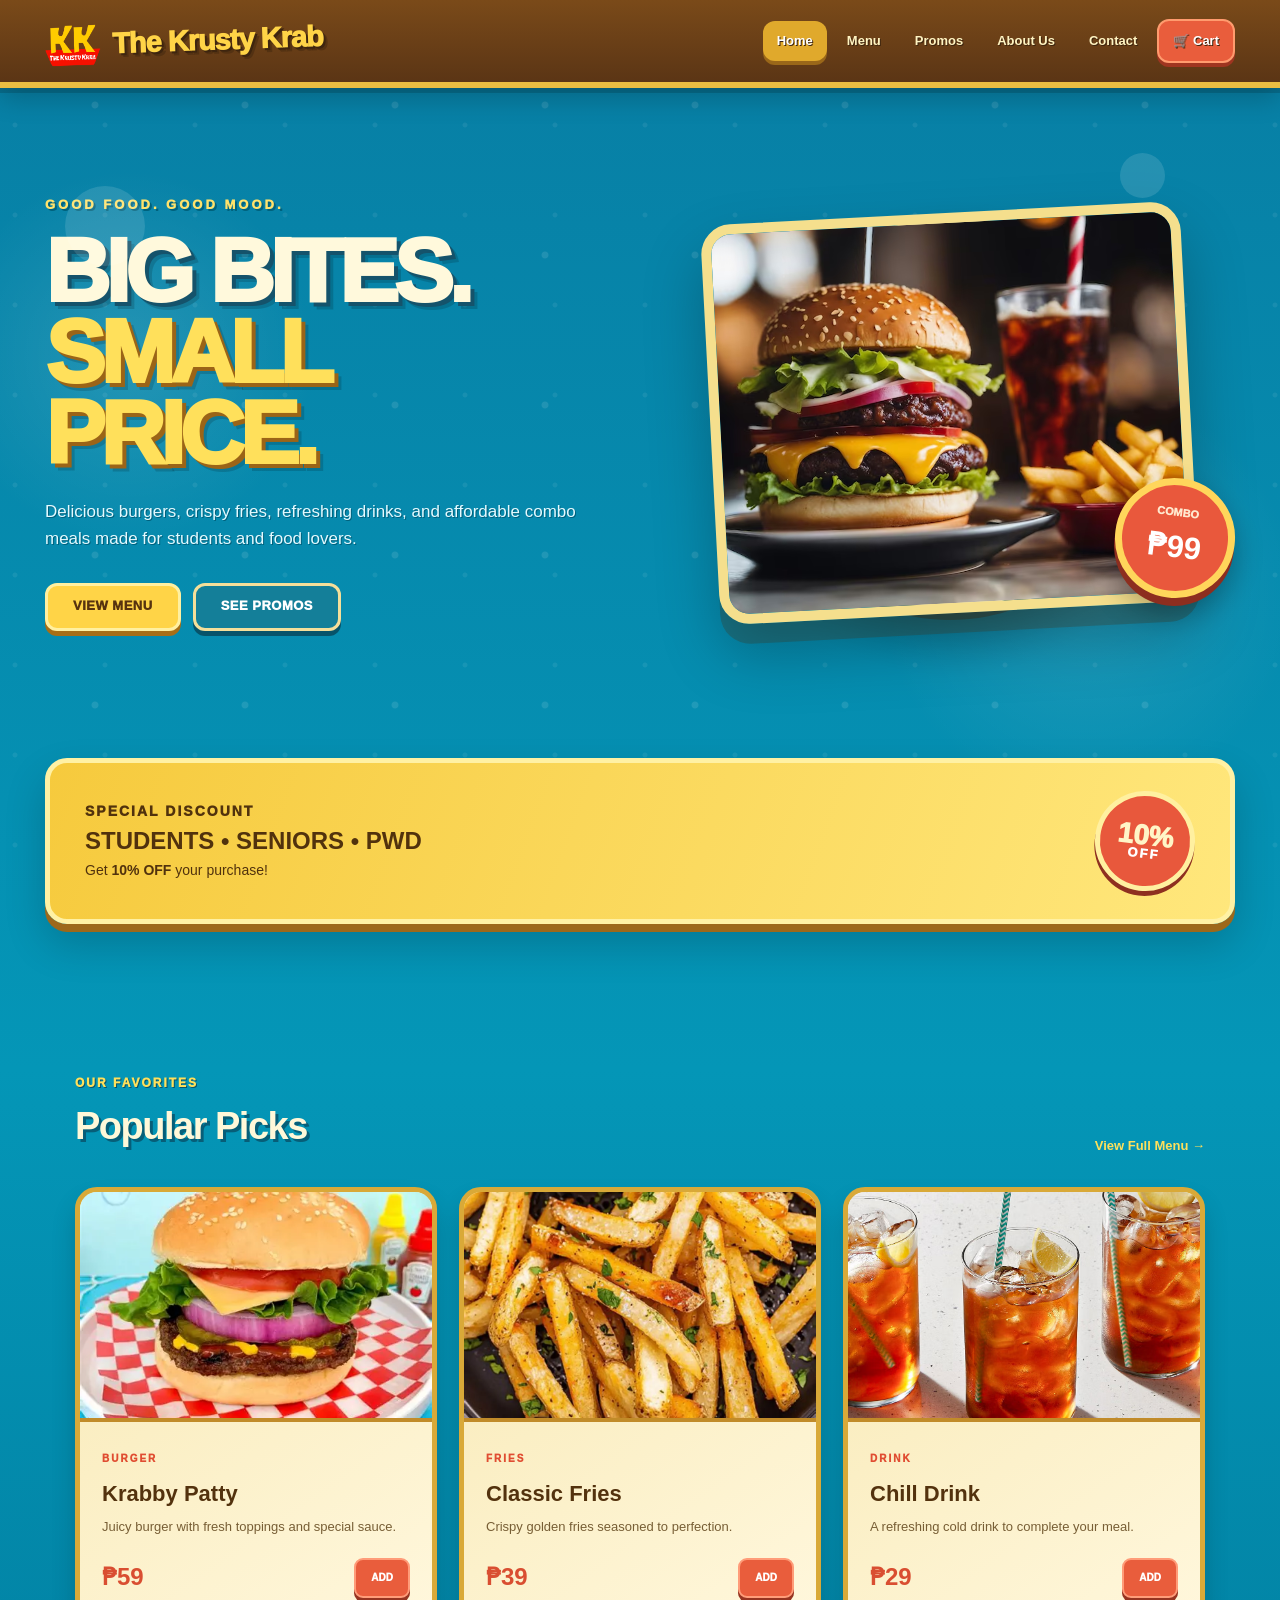
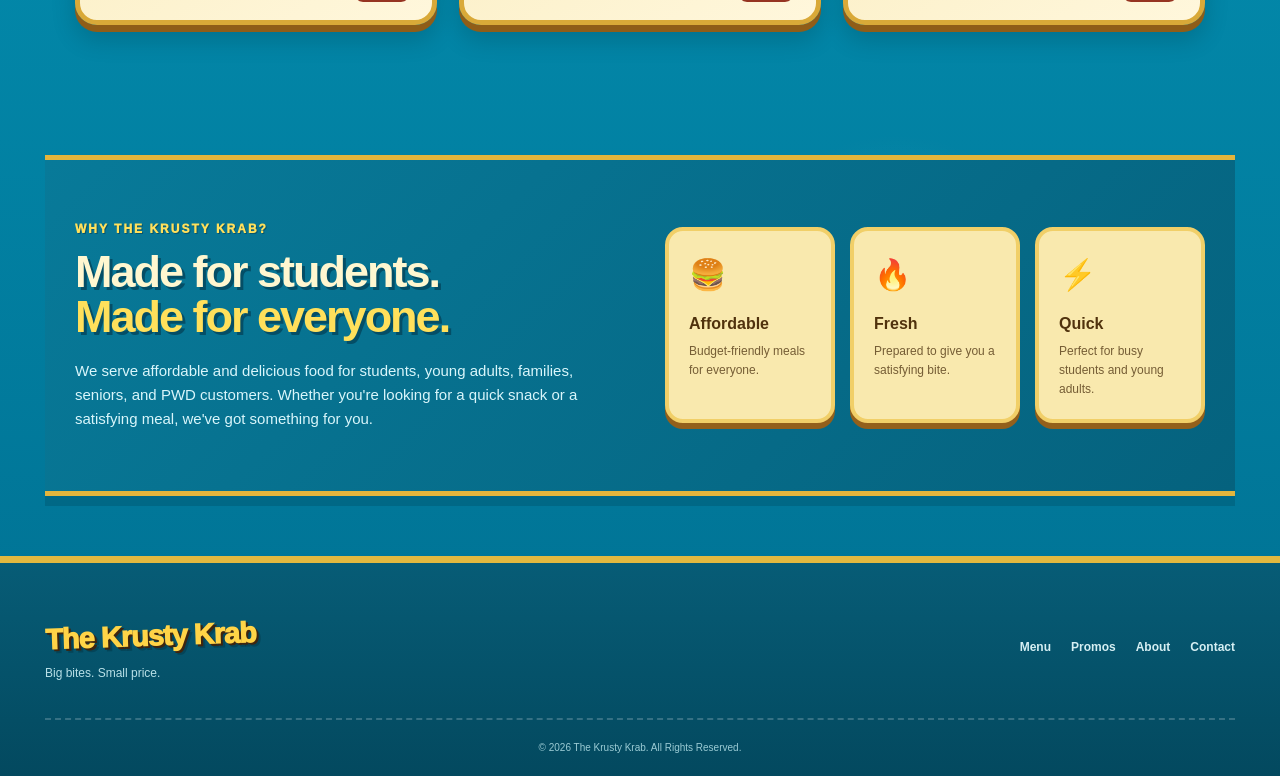
<file: index.html>
<!DOCTYPE html>
<html lang="en">

<head>
    <meta charset="UTF-8">
    <meta name="viewport" content="width=device-width, initial-scale=1.0">

    <title>The Krusty Krab | Home</title>

    <link rel="stylesheet" href="style.css">
</head>

<body>


    <header>

        <div class="navbar">

            <a href="index.html" class="logo">
    <img src="images/kkk.png" alt="The Krusty Krab Logo">
    <span>The Krusty Krab</span>
            </a>

            <nav>
                <a href="index.html" class="active">Home</a>
                <a href="menu.html">Menu</a>
                <a href="promos.html">Promos</a>
                <a href="about.html">About Us</a>
                <a href="contact.html">Contact</a>
                <a href="cart.html" class="cart-link">🛒 Cart</a>
            </nav>

        </div>

    </header>


    <main>

        <section class="hero">

            <div class="hero-content">

                <p class="small-title">GOOD FOOD. GOOD MOOD.</p>

                <h1>
                    BIG BITES.
                    <span>SMALL PRICE.</span>
                </h1>

                <p>
                    Delicious burgers, crispy fries, refreshing drinks,
                    and affordable combo meals made for students and food lovers.
                </p>

                <div class="hero-buttons">
                    <a href="menu.html" class="btn primary-btn">
                        VIEW MENU
                    </a>

                    <a href="promos.html" class="btn secondary-btn">
                        SEE PROMOS
                    </a>
                </div>

            </div>


            <div class="hero-food">

                <div class="food-circle"></div>

                <img src="images/burger combo.avif" alt="Burger Fries and Drink">

                <div class="floating-price">
                    <small>COMBO</small>
                    <strong>₱99</strong>
                </div>

            </div>

        </section>


        <section class="discount-banner">

            <div>
                <p class="discount-small">SPECIAL DISCOUNT</p>

                <h2>
                    STUDENTS • SENIORS • PWD
                </h2>

                <p>
                    Get <strong>10% OFF</strong> your purchase!
                </p>
            </div>

            <div class="discount-badge">
                10%
                <span>OFF</span>
            </div>

        </section>


        <section class="section">

            <div class="section-heading">

                <div>
                    <p class="orange-text">OUR FAVORITES</p>

                    <h2>Popular Picks</h2>
                </div>

                <a href="menu.html" class="view-link">
                    View Full Menu →
                </a>

            </div>


            <div class="product-grid">


                <div class="product-card">

                    <div class="product-image">
                        <img src="images/krabby patty.webp" alt="Burger">
                    </div>

                    <div class="product-info">

                        <span class="category">
                            BURGER
                        </span>

                        <h3>Krabby Patty</h3>

                        <p>
                            Juicy burger with fresh toppings and special sauce.
                        </p>

                        <div class="product-bottom">

                            <strong>₱59</strong>

                            <a href="cart.html" class="small-btn">
                                ADD
                            </a>

                        </div>

                    </div>

                </div>


                <div class="product-card">

                    <div class="product-image">
                        <img src="images/fries.webp" alt="French Fries">
                    </div>

                    <div class="product-info">

                        <span class="category">
                            FRIES
                        </span>

                        <h3>Classic Fries</h3>

                        <p>
                            Crispy golden fries seasoned to perfection.
                        </p>

                        <div class="product-bottom">

                            <strong>₱39</strong>

                            <a href="cart.html" class="small-btn">
                                ADD
                            </a>

                        </div>

                    </div>

                </div>


                <div class="product-card">

                    <div class="product-image">

                        <img src="images/icetea.avif" alt="Cold Drink">

                    </div>

                    <div class="product-info">

                        <span class="category">
                            DRINK
                        </span>

                        <h3>Chill Drink</h3>

                        <p>
                            A refreshing cold drink to complete your meal.
                        </p>

                        <div class="product-bottom">

                            <strong>₱29</strong>

                            <a href="cart.html" class="small-btn">
                                ADD
                            </a>

                        </div>

                    </div>

                </div>

            </div>

        </section>


        <section class="why-section">

            <div class="why-content">

                <p class="orange-text">
                    WHY THE KRUSTY KRAB?
                </p>

                <h2>
                    Made for students.
                    <span>Made for everyone.</span>
                </h2>

                <p>
                    We serve affordable and delicious food for students,
                    young adults, families, seniors, and PWD customers.
                    Whether you're looking for a quick snack or a satisfying
                    meal, we've got something for you.
                </p>

            </div>


            <div class="features">

                <div class="feature">
                    <div class="feature-icon">🍔</div>
                    <h3>Affordable</h3>
                    <p>Budget-friendly meals for everyone.</p>
                </div>

                <div class="feature">
                    <div class="feature-icon">🔥</div>
                    <h3>Fresh</h3>
                    <p>Prepared to give you a satisfying bite.</p>
                </div>

                <div class="feature">
                    <div class="feature-icon">⚡</div>
                    <h3>Quick</h3>
                    <p>Perfect for busy students and young adults.</p>
                </div>

            </div>

        </section>

    </main>


    <footer>

        <div class="footer-content">

            <div>

                <a href="index.html" class="logo footer-logo">
                    <span>The Krusty Krab</span>
                </a>

                <p>
                    Big bites. Small price.
                </p>

            </div>

            <div class="footer-links">

                <a href="menu.html">Menu</a>
                <a href="promos.html">Promos</a>
                <a href="about.html">About</a>
                <a href="contact.html">Contact</a>

            </div>

        </div>

        <div class="copyright">
            © 2026 The Krusty Krab. All Rights Reserved.
        </div>

    </footer>

</body>
</html>
</file>
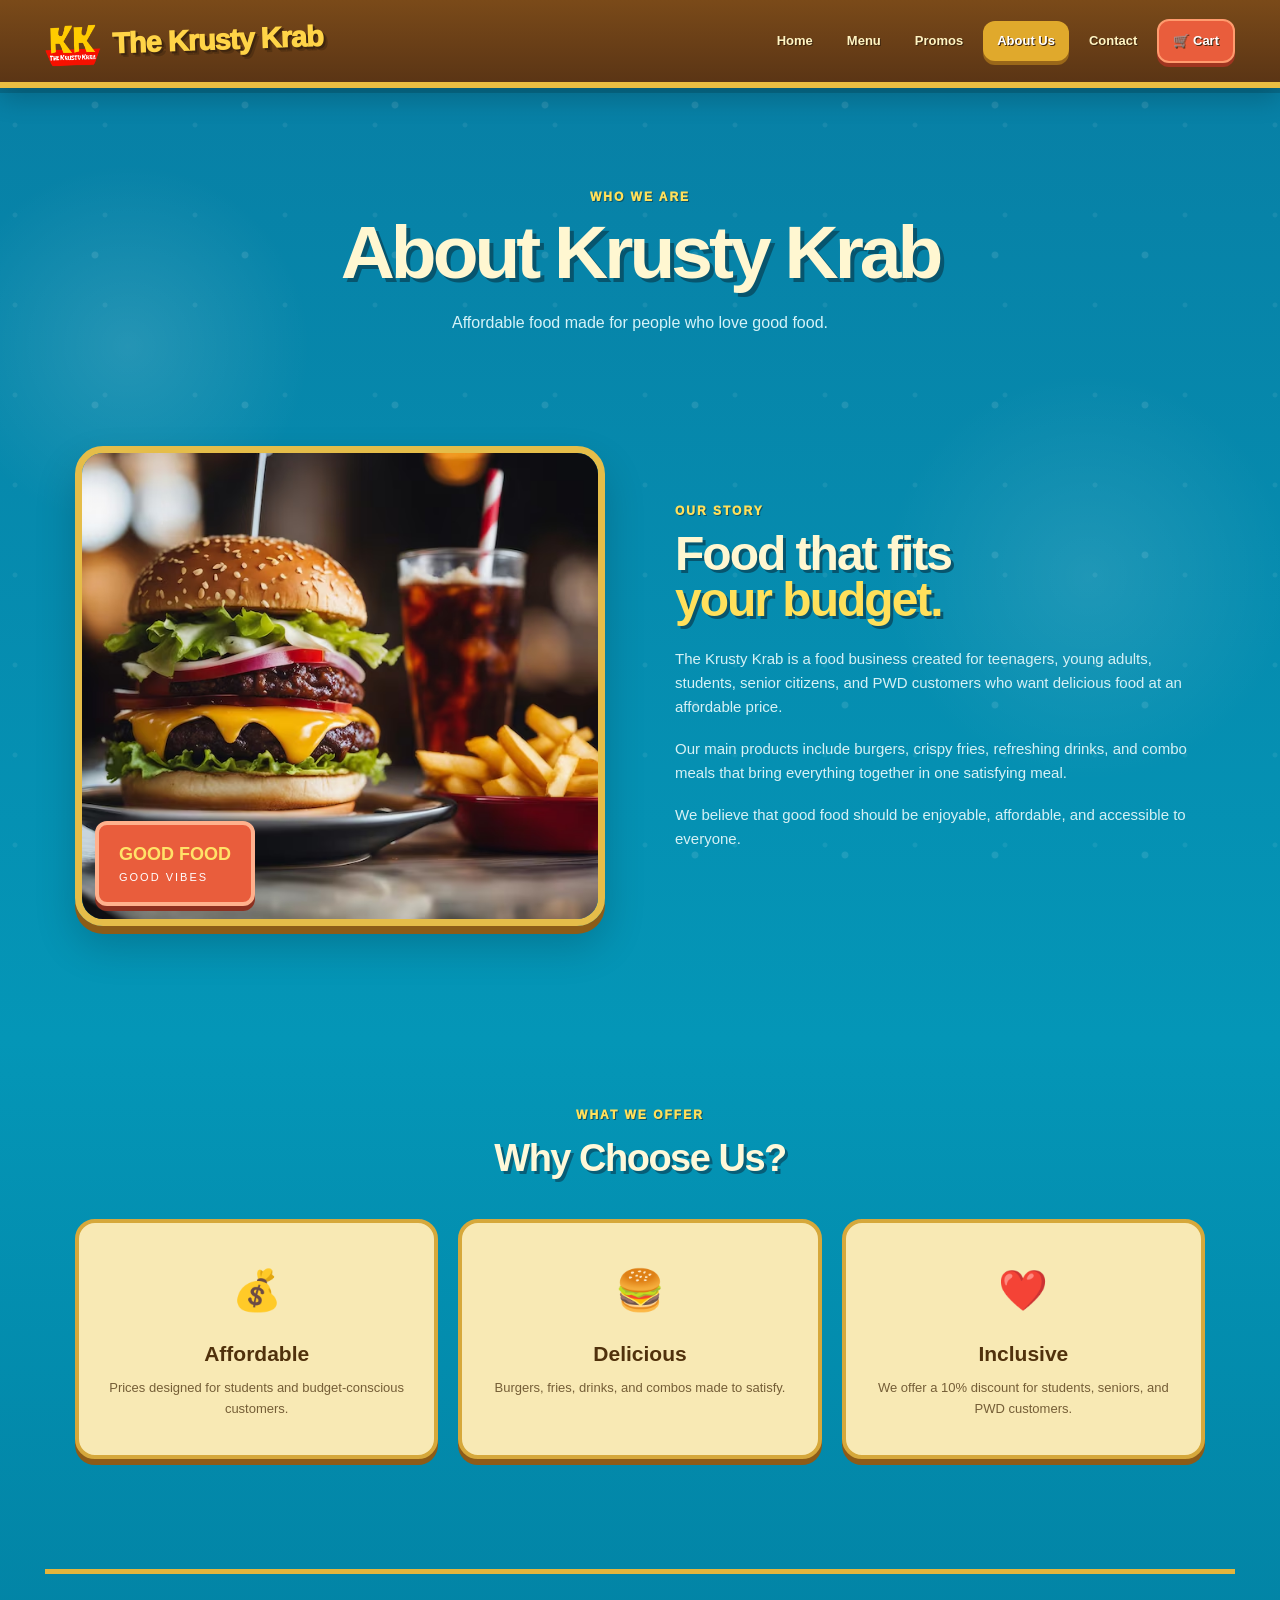
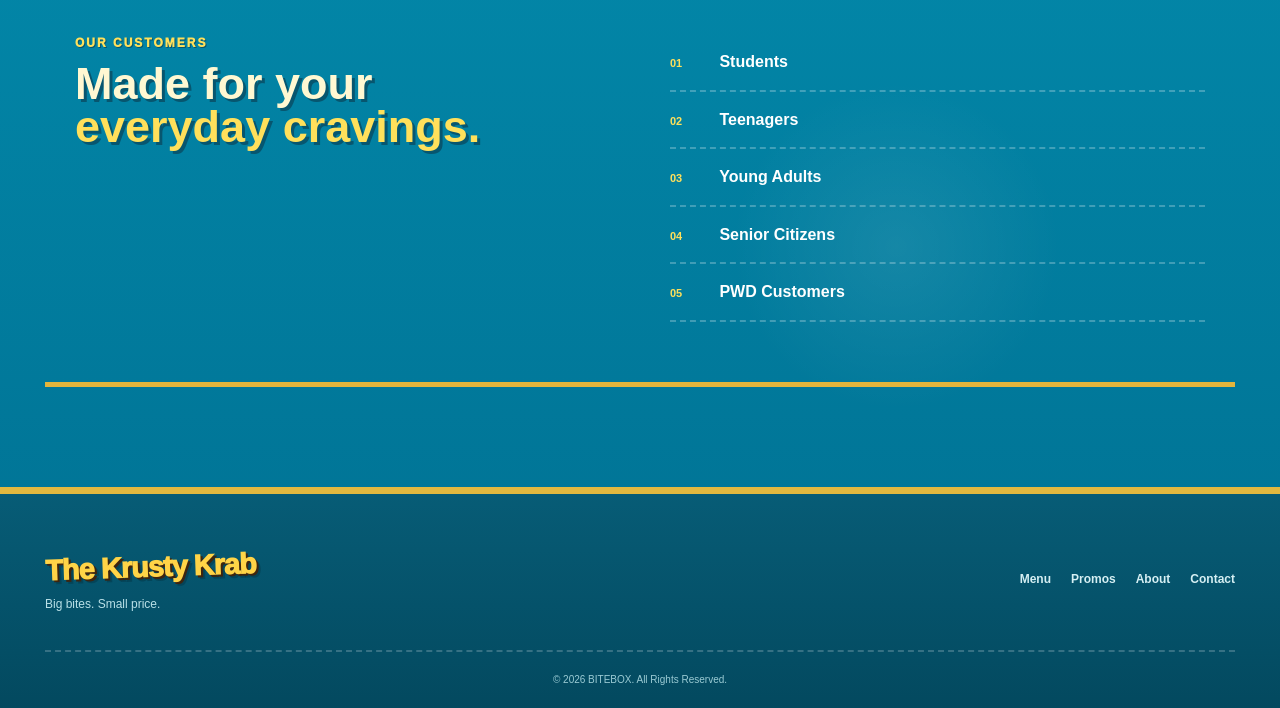
<file: about.html>
<!DOCTYPE html>
<html lang="en">

<head>

    <meta charset="UTF-8">
    <meta name="viewport" content="width=device-width, initial-scale=1.0">

    <title>The Krusty Krab | About Us</title>

    <link rel="stylesheet" href="style.css">

</head>

<body>

<header>

    <div class="navbar">

        <a href="index.html" class="logo">
    <img src="images/kkk.png" alt="The Krusty Krab Logo">
    <span>The Krusty Krab</span>
            </a>

        <nav>
            <a href="index.html">Home</a>
            <a href="menu.html">Menu</a>
            <a href="promos.html">Promos</a>
            <a href="about.html" class="active">About Us</a>
            <a href="contact.html">Contact</a>
            <a href="cart.html" class="cart-link">🛒 Cart</a>
        </nav>

    </div>

</header>


<main>

    <section class="page-hero">

        <p class="orange-text">
            WHO WE ARE
        </p>

        <h1>
            About Krusty Krab
        </h1>

        <p>
            Affordable food made for people who love good food.
        </p>

    </section>

    <section class="about-section">

        <div class="about-image">

            <img src="images/burger combo.avif" alt="The Krusty Krab Food">

            <div class="about-image-label">
                <strong>GOOD FOOD</strong>
                <span>GOOD VIBES</span>
            </div>

        </div>


        <div class="about-text">

            <p class="orange-text">
                OUR STORY
            </p>

            <h2>
                Food that fits
                <span>your budget.</span>
            </h2>

            <p>
                The Krusty Krab is a food business created for teenagers,
                young adults, students, senior citizens, and PWD
                customers who want delicious food at an affordable price.
            </p>

            <p>
                Our main products include burgers, crispy fries,
                refreshing drinks, and combo meals that bring
                everything together in one satisfying meal.
            </p>

            <p>
                We believe that good food should be enjoyable,
                affordable, and accessible to everyone.
            </p>

        </div>

    </section>


    <!-- VALUES -->

    <section class="values-section">

        <div class="section-heading centered">

            <div>

                <p class="orange-text">
                    WHAT WE OFFER
                </p>

                <h2>
                    Why Choose Us?
                </h2>

            </div>

        </div>


        <div class="values-grid">

            <div class="value-card">

                <div class="value-icon">
                    💰
                </div>

                <h3>
                    Affordable
                </h3>

                <p>
                    Prices designed for students and budget-conscious customers.
                </p>

            </div>


            <div class="value-card">

                <div class="value-icon">
                    🍔
                </div>

                <h3>
                    Delicious
                </h3>

                <p>
                    Burgers, fries, drinks, and combos made to satisfy.
                </p>

            </div>


            <div class="value-card">

                <div class="value-icon">
                    ❤️
                </div>

                <h3>
                    Inclusive
                </h3>

                <p>
                    We offer a 10% discount for students, seniors, and PWD customers.
                </p>

            </div>

        </div>

    </section>

    <section class="target-section">

        <div>

            <p class="orange-text">
                OUR CUSTOMERS
            </p>

            <h2>
                Made for your
                <span>everyday cravings.</span>
            </h2>

        </div>


        <div class="customer-list">

            <div>
                <span>01</span>
                Students
            </div>

            <div>
                <span>02</span>
                Teenagers
            </div>

            <div>
                <span>03</span>
                Young Adults
            </div>

            <div>
                <span>04</span>
                Senior Citizens
            </div>

            <div>
                <span>05</span>
                PWD Customers
            </div>

        </div>

    </section>

</main>


<footer>

    <div class="footer-content">

        <div>

            <a href="index.html" class="logo footer-logo">
                <span>The Krusty Krab</span>
            </a>

            <p>
                Big bites. Small price.
            </p>

        </div>

        <div class="footer-links">

            <a href="menu.html">Menu</a>
            <a href="promos.html">Promos</a>
            <a href="about.html">About</a>
            <a href="contact.html">Contact</a>

        </div>

    </div>

    <div class="copyright">
        © 2026 BITEBOX. All Rights Reserved.
    </div>

</footer>

</body>
</html>
</file>
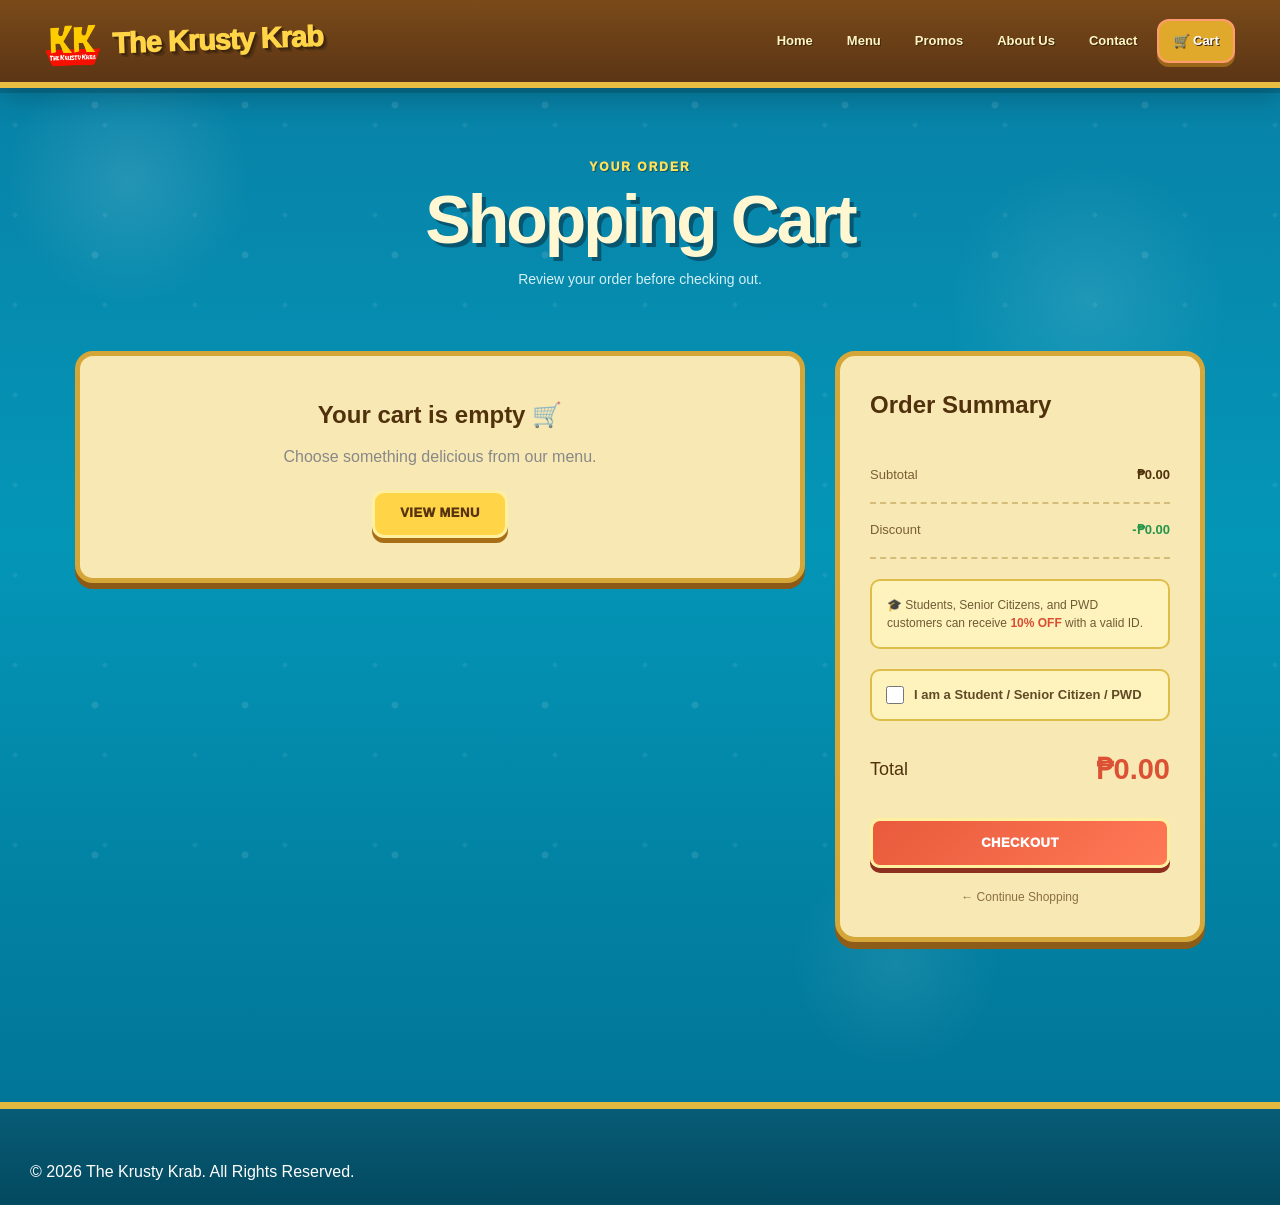
<file: cart.html>
<!DOCTYPE html>
<html lang="en">

<head>
    <meta charset="UTF-8">
    <meta name="viewport" content="width=device-width, initial-scale=1.0">

    <title>The Krusty Krab | Cart</title>

    <link rel="stylesheet" href="style.css">

    <style>


        .receipt-overlay {
            position: fixed;
            inset: 0;

            background: rgba(0, 0, 0, 0.78);

            display: none;

            justify-content: center;
            align-items: center;

            z-index: 9999;

            padding: 20px;
        }

        .receipt-overlay.show {
            display: flex;
        }


        .receipt {
            position: relative;

            width: 420px;
            max-width: 100%;
            max-height: 90vh;

            overflow-y: auto;

            background: #fffaf2;
            color: #171717;

            padding: 35px 30px;

            border-radius: 8px;

            box-shadow:
                0 25px 80px rgba(0, 0, 0, 0.55);

            animation: receiptPop 0.25s ease;
        }


        @keyframes receiptPop {

            from {
                opacity: 0;
                transform: scale(0.85) translateY(20px);
            }

            to {
                opacity: 1;
                transform: scale(1) translateY(0);
            }

        }


        .receipt-close {
            position: absolute;

            top: 12px;
            right: 15px;

            width: 32px;
            height: 32px;

            border: none;
            border-radius: 50%;

            background: #eeeeee;

            color: #555;

            font-size: 22px;

            cursor: pointer;

            transition: 0.2s;
        }

        .receipt-close:hover {
            background: #ff8c00;
            color: white;
        }

        .receipt-top {
            text-align: center;
        }

        .receipt-top h1 {
            margin: 0;

            font-size: 32px;
            font-weight: 900;

            letter-spacing: -1px;
        }

        .receipt-top h1 span {
            color: #ff8c00;
        }

        .receipt-top p {
            margin-top: 5px;

            font-size: 12px;
            font-weight: bold;

            letter-spacing: 3px;

            color: #777;
        }


        .receipt-line {
            border-top: 2px dashed #bbb;

            margin: 20px 0;
        }


        .receipt-product {
            display: flex;

            justify-content: space-between;
            align-items: flex-start;

            gap: 15px;

            margin: 12px 0;
        }

        .receipt-product-name {
            font-weight: 700;

            font-size: 15px;
        }

        .receipt-product-qty {
            color: #777;

            font-size: 13px;

            margin-top: 3px;
        }

        .receipt-product-price {
            font-weight: 700;

            white-space: nowrap;
        }

        .receipt-row {
            display: flex;

            justify-content: space-between;

            margin: 12px 0;

            font-size: 14px;
        }

        .receipt-row.discount strong {
            color: #20a64a;
        }


        .receipt-total {
            display: flex;

            justify-content: space-between;
            align-items: center;

            margin: 18px 0;
        }

        .receipt-total span {
            font-size: 18px;

            font-weight: 900;
        }

        .receipt-total strong {
            font-size: 27px;

            font-weight: 900;

            color: #ff8c00;
        }

        .receipt-thankyou {
            text-align: center;

            margin: 20px 0;
        }

        .receipt-thankyou h3 {
            margin-bottom: 5px;

            font-size: 18px;
        }

        .receipt-thankyou p {
            font-size: 12px;

            color: #777;

            line-height: 1.5;
        }


        .receipt-done {
            width: 100%;

            border: none;

            background: #ff8c00;

            color: #111;

            padding: 14px;

            border-radius: 8px;

            font-weight: 900;

            font-size: 14px;

            cursor: pointer;

            transition: 0.2s;
        }

        .receipt-done:hover {
            background: #ff9f2e;

            transform: translateY(-2px);
        }



        @media (max-width: 500px) {

            .receipt {
                padding: 30px 20px;
            }

            .receipt-top h1 {
                font-size: 28px;
            }

            .receipt-total strong {
                font-size: 23px;
            }

        }

    </style>

</head>


<body>

<header>

    <div class="navbar">

        <a href="index.html" class="logo">
    <img src="images/kkk.png" alt="The Krusty Krab Logo">
    <span>The Krusty Krab</span>
            </a>

        <nav>

            <a href="index.html">
                Home
            </a>

            <a href="menu.html">
                Menu
            </a>

            <a href="promos.html">
                Promos
            </a>

            <a href="about.html">
                About Us
            </a>

            <a href="contact.html">
                Contact
            </a>

            <a href="cart.html" class="cart-link active">
                🛒 Cart
            </a>

        </nav>

    </div>

</header>



<main class="cart-page">



    <section class="cart-header">

        <p class="orange-text">
            YOUR ORDER
        </p>

        <h1>
            Shopping Cart
        </h1>

        <p>
            Review your order before checking out.
        </p>

    </section>


    <div class="cart-layout">

        <section class="cart-items" id="cartItems">

        </section>



        <aside class="order-summary">

            <h2>
                Order Summary
            </h2>


            <!-- SUBTOTAL -->

            <div class="summary-row">

                <span>
                    Subtotal
                </span>

                <strong id="subtotal">
                    ₱0.00
                </strong>

            </div>


            <div class="summary-row discount-row">

                <span>
                    Discount
                </span>

                <strong id="discount">
                    -₱0.00
                </strong>

            </div>



            <div class="discount-note">

                🎓 Students, Senior Citizens, and PWD customers
                can receive <strong>10% OFF</strong> with a valid ID.

            </div>



            <label class="discount-check">

                <input type="checkbox" id="discountCheck">

                <span>
                    I am a Student / Senior Citizen / PWD
                </span>

            </label>

            <div class="summary-total">

                <span>
                    Total
                </span>

                <strong id="total">
                    ₱0.00
                </strong>

            </div>


            <button
                type="button"
                class="checkout-btn"
                onclick="checkout()">

                CHECKOUT

            </button>

            <a
                href="menu.html"
                class="continue-shopping">

                ← Continue Shopping

            </a>

        </aside>

    </div>

</main>

<div
    class="receipt-overlay"
    id="receiptOverlay">


    <div class="receipt">


        <button
            type="button"
            class="receipt-close"
            onclick="closeReceipt()">

            ×

        </button>


        <div class="receipt-top">

            <h1>
                <span>The Krusty Krab</span>
            </h1>

            <p>
                ORDER RECEIPT
            </p>

        </div>


        <div class="receipt-line"></div>

        <div id="receiptItems">

        </div>

        <div class="receipt-line"></div>

        <div class="receipt-row">

            <span>
                Subtotal
            </span>

            <strong id="receiptSubtotal">
                ₱0.00
            </strong>

        </div>


        <div class="receipt-row discount">

            <span>
                Discount
            </span>

            <strong id="receiptDiscount">
                -₱0.00
            </strong>

        </div>


        <div class="receipt-line"></div>

        <div class="receipt-total">

            <span>
                TOTAL
            </span>

            <strong id="receiptTotal">
                ₱0.00
            </strong>

        </div>

        <div class="receipt-line"></div>

        <div class="receipt-thankyou">

            <h3>
                Thank you for ordering!
            </h3>

            <p>
                Please present this receipt when claiming your order.
            </p>

        </div>

        <button
            type="button"
            class="receipt-done"
            onclick="closeReceipt()">

            DONE

        </button>


    </div>

</div>

<footer>

    <p>
        © 2026 The Krusty Krab. All Rights Reserved.
    </p>

</footer>

<script>

let cart =
    JSON.parse(
        localStorage.getItem("biteboxCart")
    ) || [];

function displayCart() {

    const cartItems =
        document.getElementById("cartItems");


    cartItems.innerHTML = "";


    if (cart.length === 0) {

        cartItems.innerHTML = `

            <div
                class="cart-item"
                style="
                    display:block;
                    text-align:center;
                    padding:40px;
                ">

                <h2>
                    Your cart is empty 🛒
                </h2>

                <p
                    style="
                        color:#888;
                        margin:10px 0 20px;
                    ">

                    Choose something delicious
                    from our menu.

                </p>

                <a
                    href="menu.html"
                    class="btn primary-btn">

                    VIEW MENU

                </a>

            </div>

        `;

        updateCartTotal();

        return;
    }


    cart.forEach(function(product, index) {


        const item =
            document.createElement("div");


        item.className =
            "cart-item";


        item.innerHTML = `

            <div class="product-image">

                <img
                    src="${product.image}"
                    alt="${product.name}">

            </div>


            <div class="product-info">

                <span class="category">
                    ${product.category || "BITEBOX"}
                </span>

                <h3>
                    ${product.name}
                </h3>

                <p class="item-price">

                    ₱${Number(product.price).toFixed(2)} each

                </p>

            </div>


            <div class="quantity-box">

                <button
                    type="button"
                    class="quantity-btn"
                    onclick="decreaseQuantity(${index})">

                    −

                </button>


                <span class="quantity">

                    ${product.quantity}

                </span>


                <button
                    type="button"
                    class="quantity-btn"
                    onclick="increaseQuantity(${index})">

                    +

                </button>

            </div>


            <strong class="item-total">

                ₱${(
                    Number(product.price) *
                    Number(product.quantity)
                ).toFixed(2)}

            </strong>


            <button
                type="button"
                class="remove-btn"
                onclick="removeProduct(${index})">

                Remove

            </button>

        `;


        cartItems.appendChild(item);

    });


    updateCartTotal();

}

function increaseQuantity(index) {

    cart[index].quantity++;

    saveCart();

}


function decreaseQuantity(index) {

    if (cart[index].quantity > 1) {

        cart[index].quantity--;

    } else {

        cart.splice(index, 1);

    }

    saveCart();

}

function removeProduct(index) {

    cart.splice(index, 1);

    saveCart();

}


function saveCart() {

    localStorage.setItem(
        "biteboxCart",
        JSON.stringify(cart)
    );

    displayCart();

}


function updateCartTotal() {

    let subtotal = 0;


    cart.forEach(function(product) {

        subtotal +=
            Number(product.price) *
            Number(product.quantity);

    });


    document.getElementById("subtotal")
        .textContent =
        "₱" + subtotal.toFixed(2);



    const discountCheck =
        document.getElementById("discountCheck");


    let discount = 0;


    if (discountCheck.checked) {

        discount =
            subtotal * 0.10;

    }


    document.getElementById("discount")
        .textContent =
        "-₱" + discount.toFixed(2);



    const total =
        subtotal - discount;


    document.getElementById("total")
        .textContent =
        "₱" + total.toFixed(2);

}

document
    .getElementById("discountCheck")
    .addEventListener(
        "change",
        updateCartTotal
    );

function checkout() {


    if (cart.length === 0) {

        alert("Your cart is empty!");

        return;

    }

    const receiptItems =
        document.getElementById("receiptItems");


    receiptItems.innerHTML = "";


    cart.forEach(function(product) {


        const itemTotal =
            Number(product.price) *
            Number(product.quantity);


        receiptItems.innerHTML += `

            <div class="receipt-product">


                <div>

                    <div class="receipt-product-name">

                        ${product.name}

                    </div>


                    <div class="receipt-product-qty">

                        ${product.quantity}
                        ×
                        ₱${Number(product.price).toFixed(2)}

                    </div>

                </div>


                <div class="receipt-product-price">

                    ₱${itemTotal.toFixed(2)}

                </div>


            </div>

        `;

    });


    let subtotal = 0;


    cart.forEach(function(product) {

        subtotal +=
            Number(product.price) *
            Number(product.quantity);

    });



    const discountCheck =
        document.getElementById("discountCheck");


    let discount = 0;


    if (discountCheck.checked) {

        discount =
            subtotal * 0.10;

    }



    const total =
        subtotal - discount;



    document.getElementById(
        "receiptSubtotal"
    ).textContent =
        "₱" + subtotal.toFixed(2);


    document.getElementById(
        "receiptDiscount"
    ).textContent =
        "-₱" + discount.toFixed(2);


    document.getElementById(
        "receiptTotal"
    ).textContent =
        "₱" + total.toFixed(2);



    document
        .getElementById("receiptOverlay")
        .classList.add("show");

}


function closeReceipt() {

    document
        .getElementById("receiptOverlay")
        .classList.remove("show");

}


displayCart();

</script>


</body>

</html>
</file>
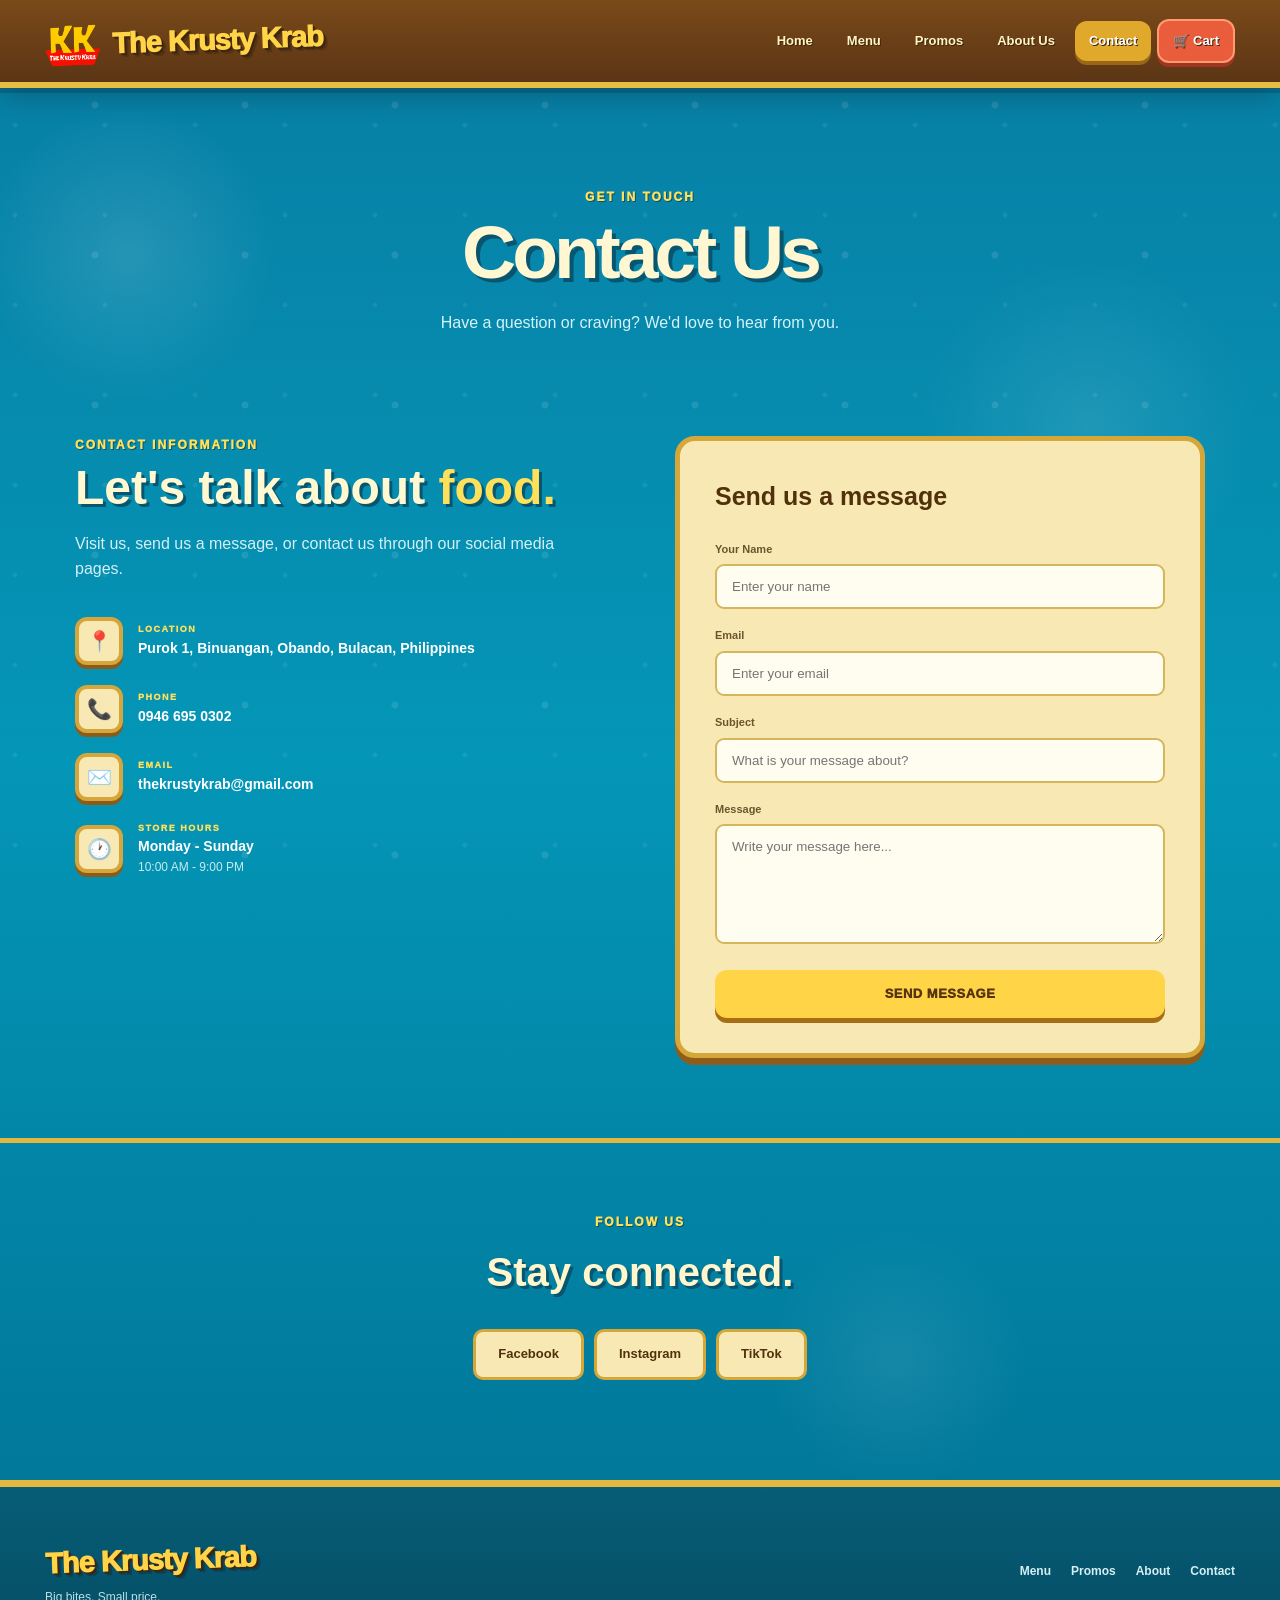
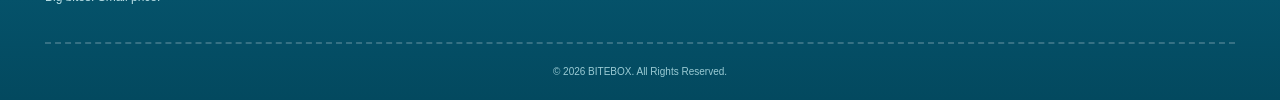
<file: contact.html>
<!DOCTYPE html>
<html lang="en">

<head>

    <meta charset="UTF-8">
    <meta name="viewport" content="width=device-width, initial-scale=1.0">

    <title>The Krusty Krab | Contact</title>

    <link rel="stylesheet" href="style.css">

</head>

<body>

<header>

    <div class="navbar">

        <a href="index.html" class="logo">
    <img src="images/kkk.png" alt="The Krusty Krab Logo">
    <span>The Krusty Krab</span>
            </a>

        <nav>
            <a href="index.html">Home</a>
            <a href="menu.html">Menu</a>
            <a href="promos.html">Promos</a>
            <a href="about.html">About Us</a>
            <a href="contact.html" class="active">Contact</a>
            <a href="cart.html" class="cart-link">🛒 Cart</a>
        </nav>

    </div>

</header>


<main>

    <section class="page-hero">

        <p class="orange-text">
            GET IN TOUCH
        </p>

        <h1>
            Contact Us
        </h1>

        <p>
            Have a question or craving? We'd love to hear from you.
        </p>

    </section>


    <section class="contact-section">


        <!-- CONTACT INFORMATION -->

        <div class="contact-info">

            <p class="orange-text">
                CONTACT INFORMATION
            </p>

            <h2>
                Let's talk about
                <span>food.</span>
            </h2>

            <p>
                Visit us, send us a message, or contact us
                through our social media pages.
            </p>


            <div class="contact-item">

                <div class="contact-icon">
                    📍
                </div>

                <div>

                    <small>
                        LOCATION
                    </small>

                    <strong>
                        Purok 1, Binuangan, Obando, Bulacan, Philippines
                    </strong>

                </div>

            </div>


            <div class="contact-item">

                <div class="contact-icon">
                    📞
                </div>

                <div>

                    <small>
                        PHONE
                    </small>

                    <strong>
                        0946 695 0302
                    </strong>

                </div>

            </div>


            <div class="contact-item">

                <div class="contact-icon">
                    ✉️
                </div>

                <div>

                    <small>
                        EMAIL
                    </small>

                    <strong>
                        thekrustykrab@gmail.com
                    </strong>

                </div>

            </div>


            <div class="contact-item">

                <div class="contact-icon">
                    🕐
                </div>

                <div>

                    <small>
                        STORE HOURS
                    </small>

                    <strong>
                        Monday - Sunday
                    </strong>

                    <span>
                        10:00 AM - 9:00 PM
                    </span>

                </div>

            </div>

        </div>

        <div class="contact-form-box">

            <h2>
                Send us a message
            </h2>

            <form>

                <label>
                    Your Name
                </label>

                <input
                    type="text"
                    placeholder="Enter your name"
                >


                <label>
                    Email
                </label>

                <input
                    type="email"
                    placeholder="Enter your email"
                >


                <label>
                    Subject
                </label>

                <input
                    type="text"
                    placeholder="What is your message about?"
                >


                <label>
                    Message
                </label>

                <textarea
                    placeholder="Write your message here..."
                ></textarea>


                <button
                    type="submit"
                    class="btn primary-btn full-btn"
                >
                    SEND MESSAGE
                </button>

            </form>

        </div>

    </section>


    <section class="social-section">

        <p class="orange-text">
            FOLLOW US
        </p>

        <h2>
            Stay connected.
        </h2>

        <div class="social-links">

            <a href="https://www.facebook.com/egenpiamonte24" target="_blank">
                Facebook
            </a>

            <a href="https://www.instagram.com/egenmarkkk66/" target="_blank">
                Instagram
            </a>

            <a href="https://www.tiktok.com/@egenmarkkk66" target="_blank">
                TikTok
            </a>

        </div>

    </section>

</main>


<footer>

    <div class="footer-content">

        <div>

            <a href="index.html" class="logo footer-logo">
                <span>The Krusty Krab</span>
            </a>

            <p>
                Big bites. Small price.
            </p>

        </div>

        <div class="footer-links">

            <a href="menu.html">Menu</a>
            <a href="promos.html">Promos</a>
            <a href="about.html">About</a>
            <a href="contact.html">Contact</a>

        </div>

    </div>

    <div class="copyright">
        © 2026 BITEBOX. All Rights Reserved.
    </div>

</footer>

</body>
</html>
</file>
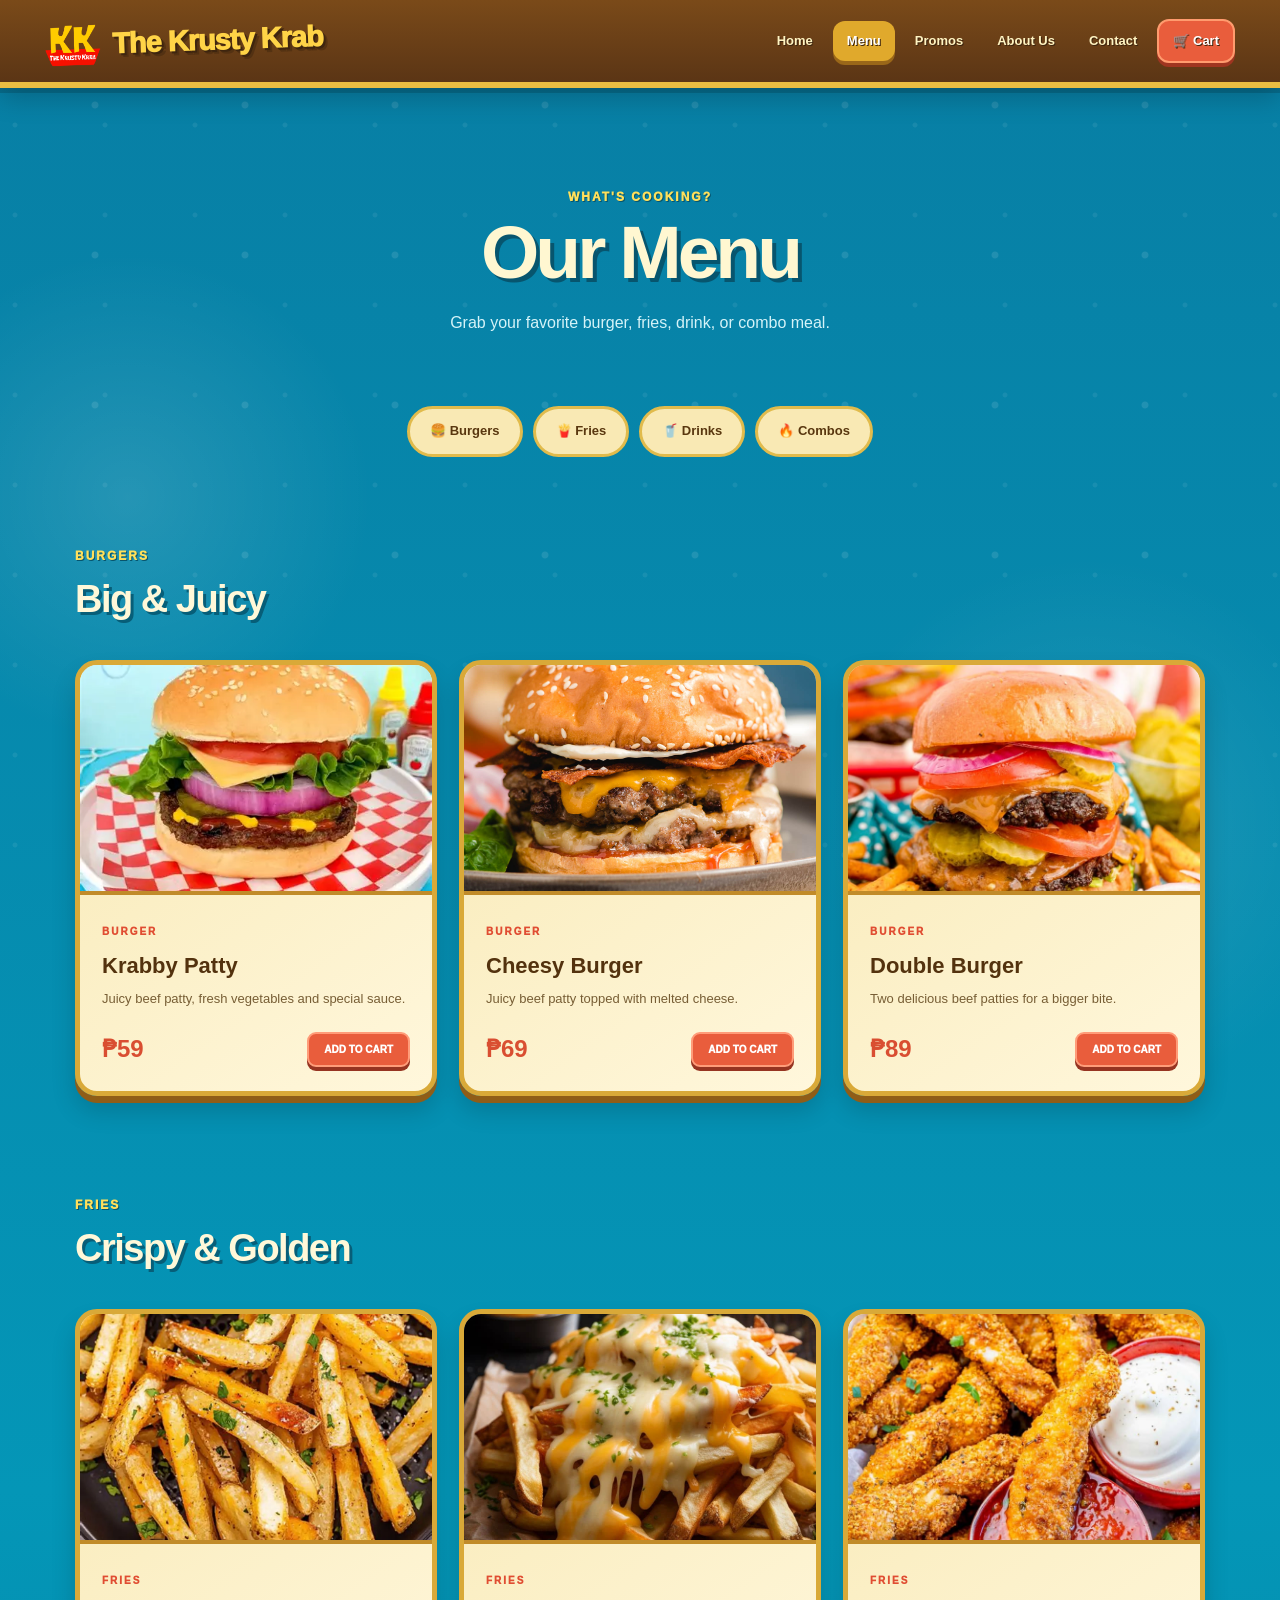
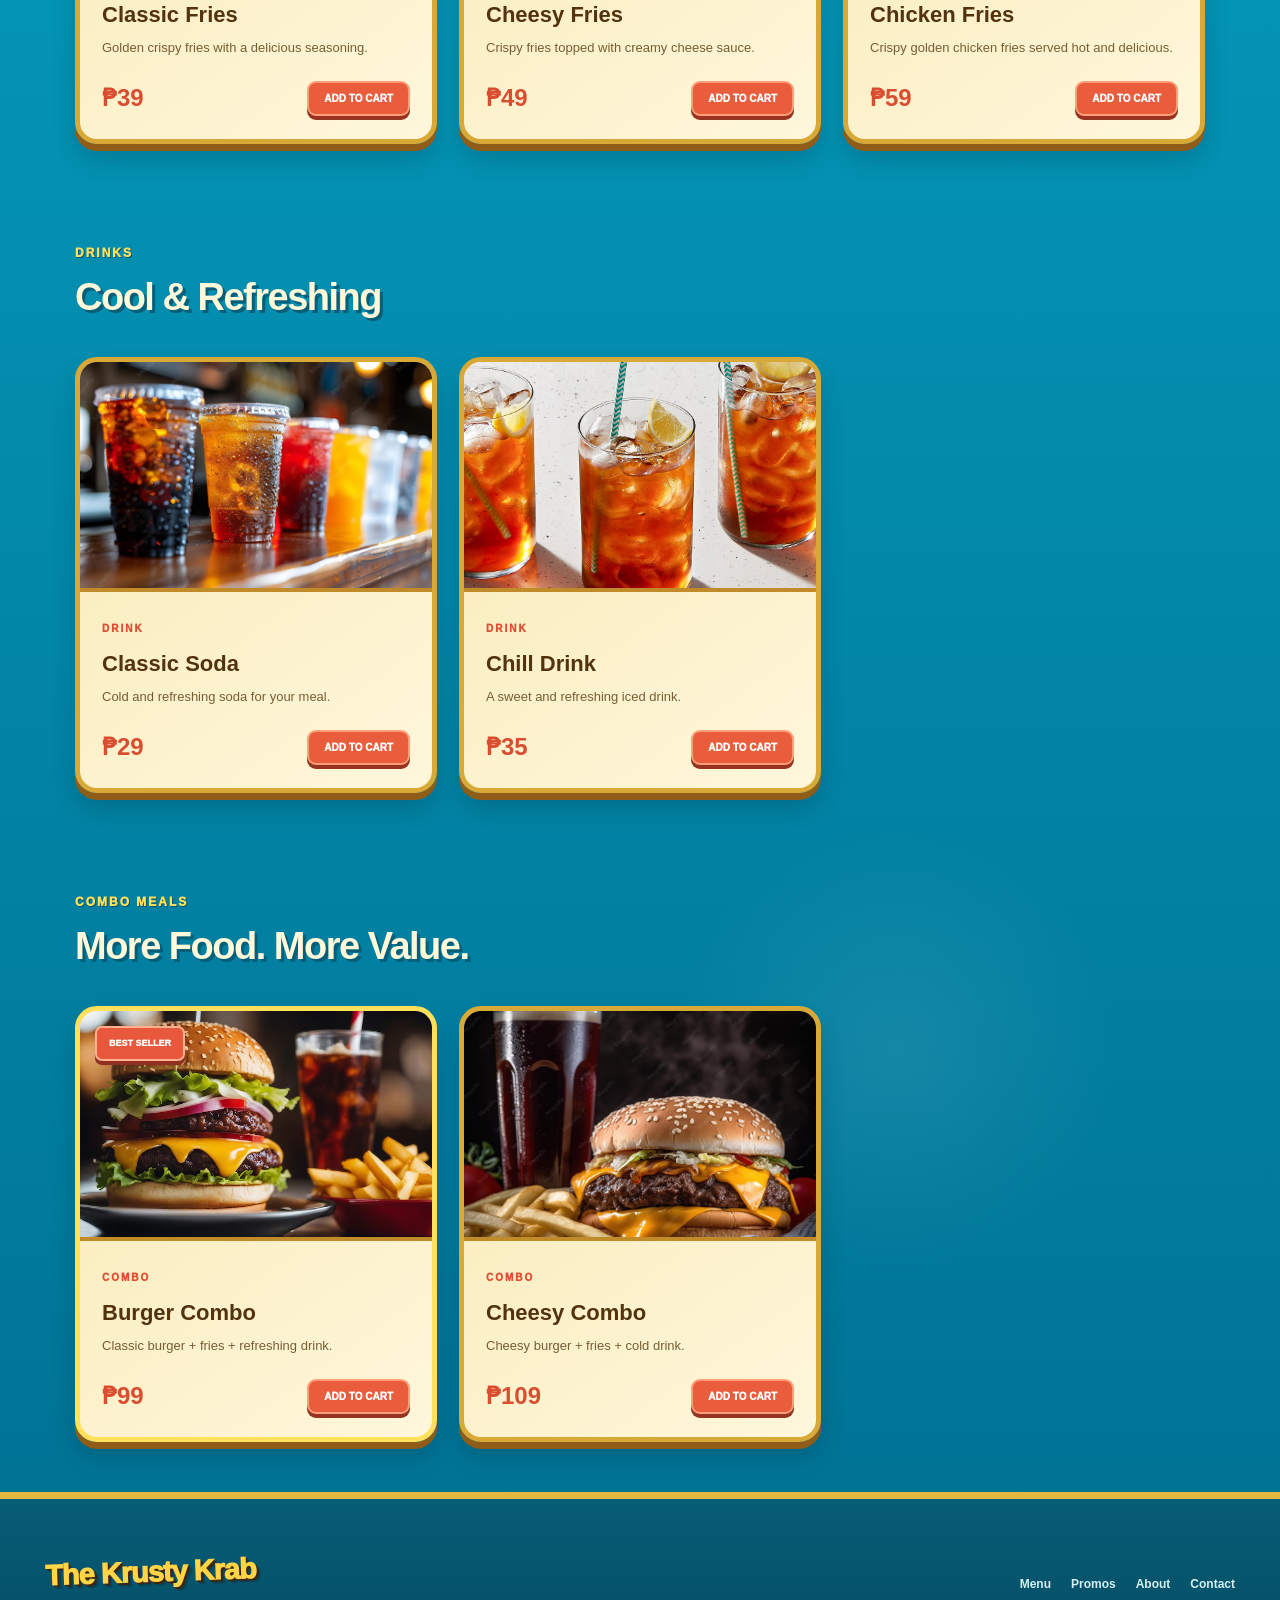
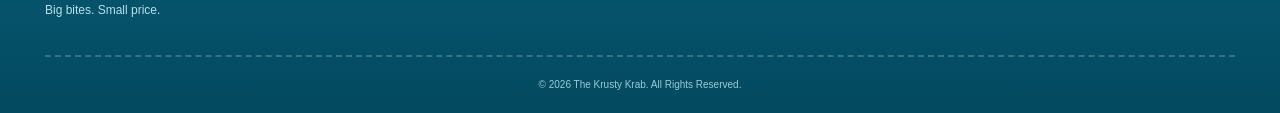
<file: menu.html>
<!DOCTYPE html>
<html lang="en">

<head>

    <meta charset="UTF-8">
    <meta name="viewport" content="width=device-width, initial-scale=1.0">

    <title>The Krusty Krab | Menu</title>

    <link rel="stylesheet" href="style.css">

</head>

<body>

<header>

    <div class="navbar">

        <a href="index.html" class="logo">
    <img src="images/kkk.png" alt="The Krusty Krab Logo">
    <span>The Krusty Krab</span>
            </a>

        <nav>
            <a href="index.html">Home</a>
            <a href="menu.html" class="active">Menu</a>
            <a href="promos.html">Promos</a>
            <a href="about.html">About Us</a>
            <a href="contact.html">Contact</a>
            <a href="cart.html" class="cart-link">🛒 Cart</a>
        </nav>

    </div>

</header>


<main>

    <section class="page-hero">

        <p class="orange-text">WHAT'S COOKING?</p>

        <h1>Our Menu</h1>

        <p>
            Grab your favorite burger, fries, drink, or combo meal.
        </p>

    </section>


    <div class="menu-categories">

        <a href="#burgers">🍔 Burgers</a>
        <a href="#fries">🍟 Fries</a>
        <a href="#drinks">🥤 Drinks</a>
        <a href="#combos">🔥 Combos</a>

    </div>


    <section class="menu-section" id="burgers">

        <div class="section-heading">

            <div>

                <p class="orange-text">
                    BURGERS
                </p>

                <h2>
                    Big & Juicy
                </h2>

            </div>

        </div>


        <div class="product-grid">


            <div class="product-card">

                <div class="product-image">

                    <img src="images/krabby patty.webp"
                         alt="Krabby Patty Burger">

                </div>

                <div class="product-info">

                    <span class="category">
                        BURGER
                    </span>

                    <h3>Krabby Patty</h3>

                    <p>
                        Juicy beef patty, fresh vegetables and special sauce.
                    </p>

                    <div class="product-bottom">

                        <strong>₱59</strong>

                        <button
                            type="button"
                            class="small-btn add-cart"
                            data-name="Krabby Patty"
                            data-price="59"
                            data-category="BURGER"
                            data-image="images/krabby patty.webp">

                            ADD TO CART

                        </button>

                    </div>

                </div>

            </div>


            <div class="product-card">

                <div class="product-image">

                    <img src="images/cheesy burger.jpg"
                         alt="Cheesy Burger">

                </div>

                <div class="product-info">

                    <span class="category">
                        BURGER
                    </span>

                    <h3>Cheesy Burger</h3>

                    <p>
                        Juicy beef patty topped with melted cheese.
                    </p>

                    <div class="product-bottom">

                        <strong>₱69</strong>

                        <button
                            type="button"
                            class="small-btn add-cart"
                            data-name="Cheesy Burger"
                            data-price="69"
                            data-category="BURGER"
                            data-image="images/cheesy burger.jpg">

                            ADD TO CART

                        </button>

                    </div>

                </div>

            </div>

            <div class="product-card">

                <div class="product-image">

                    <img src="images/double burger.jpg"
                         alt="Double Burger">

                </div>

                <div class="product-info">

                    <span class="category">
                        BURGER
                    </span>

                    <h3>Double Burger</h3>

                    <p>
                        Two delicious beef patties for a bigger bite.
                    </p>

                    <div class="product-bottom">

                        <strong>₱89</strong>

                        <button
                            type="button"
                            class="small-btn add-cart"
                            data-name="Double Burger"
                            data-price="89"
                            data-category="BURGER"
                            data-image="images/double burger.jpg">

                            ADD TO CART

                        </button>

                    </div>

                </div>

            </div>

        </div>

    </section>


    <section class="menu-section" id="fries">

        <div class="section-heading">

            <div>

                <p class="orange-text">
                    FRIES
                </p>

                <h2>
                    Crispy & Golden
                </h2>

            </div>

        </div>


        <div class="product-grid">


            <div class="product-card">

                <div class="product-image">

                    <img src="images/fries.webp"
                         alt="Classic Fries">

                </div>

                <div class="product-info">

                    <span class="category">
                        FRIES
                    </span>

                    <h3>Classic Fries</h3>

                    <p>
                        Golden crispy fries with a delicious seasoning.
                    </p>

                    <div class="product-bottom">

                        <strong>₱39</strong>

                        <button
                            type="button"
                            class="small-btn add-cart"
                            data-name="Classic Fries"
                            data-price="39"
                            data-category="FRIES"
                            data-image="images/fries.webp">

                            ADD TO CART

                        </button>

                    </div>

                </div>

            </div>

            <div class="product-card">

                <div class="product-image">

                    <img src="images/cheesy fries.jpg"
                         alt="Cheesy Fries">

                </div>

                <div class="product-info">

                    <span class="category">
                        FRIES
                    </span>

                    <h3>Cheesy Fries</h3>

                    <p>
                        Crispy fries topped with creamy cheese sauce.
                    </p>

                    <div class="product-bottom">

                        <strong>₱49</strong>

                        <button
                            type="button"
                            class="small-btn add-cart"
                            data-name="Cheesy Fries"
                            data-price="49"
                            data-category="FRIES"
                            data-image="images/cheesy fries.jpg">

                            ADD TO CART

                        </button>

                    </div>

                </div>

            </div>

            <div class="product-card">

                <div class="product-image">

                    <img src="images/chicken-fries.jpg"
                         alt="Chicken Fries">

                </div>

                <div class="product-info">

                    <span class="category">
                        FRIES
                    </span>

                    <h3>Chicken Fries</h3>

                    <p>
                        Crispy golden chicken fries served hot and delicious.
                    </p>

                    <div class="product-bottom">

                        <strong>₱59</strong>

                        <button
                            type="button"
                            class="small-btn add-cart"
                            data-name="Chicken Fries"
                            data-price="59"
                            data-category="FRIES"
                            data-image="images/chicken-fries.jpg">

                            ADD TO CART

                        </button>

                    </div>

                </div>

            </div>

            </div>

        </div>

    </section>

    <section class="menu-section" id="drinks">

        <div class="section-heading">

            <div>

                <p class="orange-text">
                    DRINKS
                </p>

                <h2>
                    Cool & Refreshing
                </h2>

            </div>

        </div>


        <div class="product-grid">

            <div class="product-card">

                <div class="product-image">

                    <img src="images/soda.jpg"
                         alt="Classic Soda">

                </div>

                <div class="product-info">

                    <span class="category">
                        DRINK
                    </span>

                    <h3>Classic Soda</h3>

                    <p>
                        Cold and refreshing soda for your meal.
                    </p>

                    <div class="product-bottom">

                        <strong>₱29</strong>

                        <button
                            type="button"
                            class="small-btn add-cart"
                            data-name="Classic Soda"
                            data-price="29"
                            data-category="DRINK"
                            data-image="images/soda.jpg">

                            ADD TO CART

                        </button>

                    </div>

                </div>

            </div>

            <div class="product-card">

                <div class="product-image">

                    <img src="images/icetea.avif"
                         alt="Chill Drink">

                </div>

                <div class="product-info">

                    <span class="category">
                        DRINK
                    </span>

                    <h3>Chill Drink</h3>

                    <p>
                        A sweet and refreshing iced drink.
                    </p>

                    <div class="product-bottom">

                        <strong>₱35</strong>

                        <button
                            type="button"
                            class="small-btn add-cart"
                            data-name="Chill Drink"
                            data-price="35"
                            data-category="DRINK"
                            data-image="images/icetea.avif">

                            ADD TO CART

                        </button>

                    </div>

                </div>

            </div>

        </div>

    </section>

    <section class="menu-section" id="combos">

        <div class="section-heading">

            <div>

                <p class="orange-text">
                    COMBO MEALS
                </p>

                <h2>
                    More Food. More Value.
                </h2>

            </div>

        </div>


        <div class="product-grid">

            <div class="product-card featured-card">

                <div class="product-image">

                    <img src="images/burger combo.avif"
                         alt="Burger Fries and Drink Combo">

                    <span class="popular-label">
                        BEST SELLER
                    </span>

                </div>

                <div class="product-info">

                    <span class="category">
                        COMBO
                    </span>

                    <h3>Burger Combo</h3>

                    <p>
                        Classic burger + fries + refreshing drink.
                    </p>

                    <div class="product-bottom">

                        <strong>₱99</strong>

                        <button
                            type="button"
                            class="small-btn add-cart"
                            data-name="Burger Combo"
                            data-price="99"
                            data-category="COMBO"
                            data-image="images/burger combo.avif">

                            ADD TO CART

                        </button>

                    </div>

                </div>

            </div>

            <div class="product-card">

                <div class="product-image">

                    <img src="images/cheesy combo.avif"
                         alt="Cheesy Burger Combo">

                </div>

                <div class="product-info">

                    <span class="category">
                        COMBO
                    </span>

                    <h3>Cheesy Combo</h3>

                    <p>
                        Cheesy burger + fries + cold drink.
                    </p>

                    <div class="product-bottom">

                        <strong>₱109</strong>

                        <button
                            type="button"
                            class="small-btn add-cart"
                            data-name="Cheesy Combo"
                            data-price="109"
                            data-category="COMBO"
                            data-image="images/cheesy combo.avif">

                            ADD TO CART

                        </button>

                    </div>

                </div>

            </div>

        </div>

    </section>

</main>

<footer>

    <div class="footer-content">

        <div>

            <a href="index.html" class="logo footer-logo">
                <span>The Krusty Krab</span>
            </a>

            <p>
                Big bites. Small price.
            </p>

        </div>

        <div class="footer-links">

            <a href="menu.html">Menu</a>
            <a href="promos.html">Promos</a>
            <a href="about.html">About</a>
            <a href="contact.html">Contact</a>

        </div>

    </div>

    <div class="copyright">

        © 2026 The Krusty Krab. All Rights Reserved.

    </div>

</footer>

<script>

    const addButtons =
        document.querySelectorAll(".add-cart");


    addButtons.forEach(function(button) {

        button.addEventListener("click", function() {

            const product = {

                name: button.dataset.name,

                price: parseFloat(button.dataset.price),

                category: button.dataset.category,

                image: button.dataset.image,

                quantity: 1

            };


            let cart =
                JSON.parse(localStorage.getItem("biteboxCart")) || [];


            /* Check if product already exists */

            const existingProduct =
                cart.find(function(item) {

                    return item.name === product.name;

                });


            if (existingProduct) {

                existingProduct.quantity++;

            } else {

                cart.push(product);

            }


            localStorage.setItem(
                "biteboxCart",
                JSON.stringify(cart)
            );


            window.location.href = "cart.html";

        });

    });

</script>


</body>
</html>
</file>
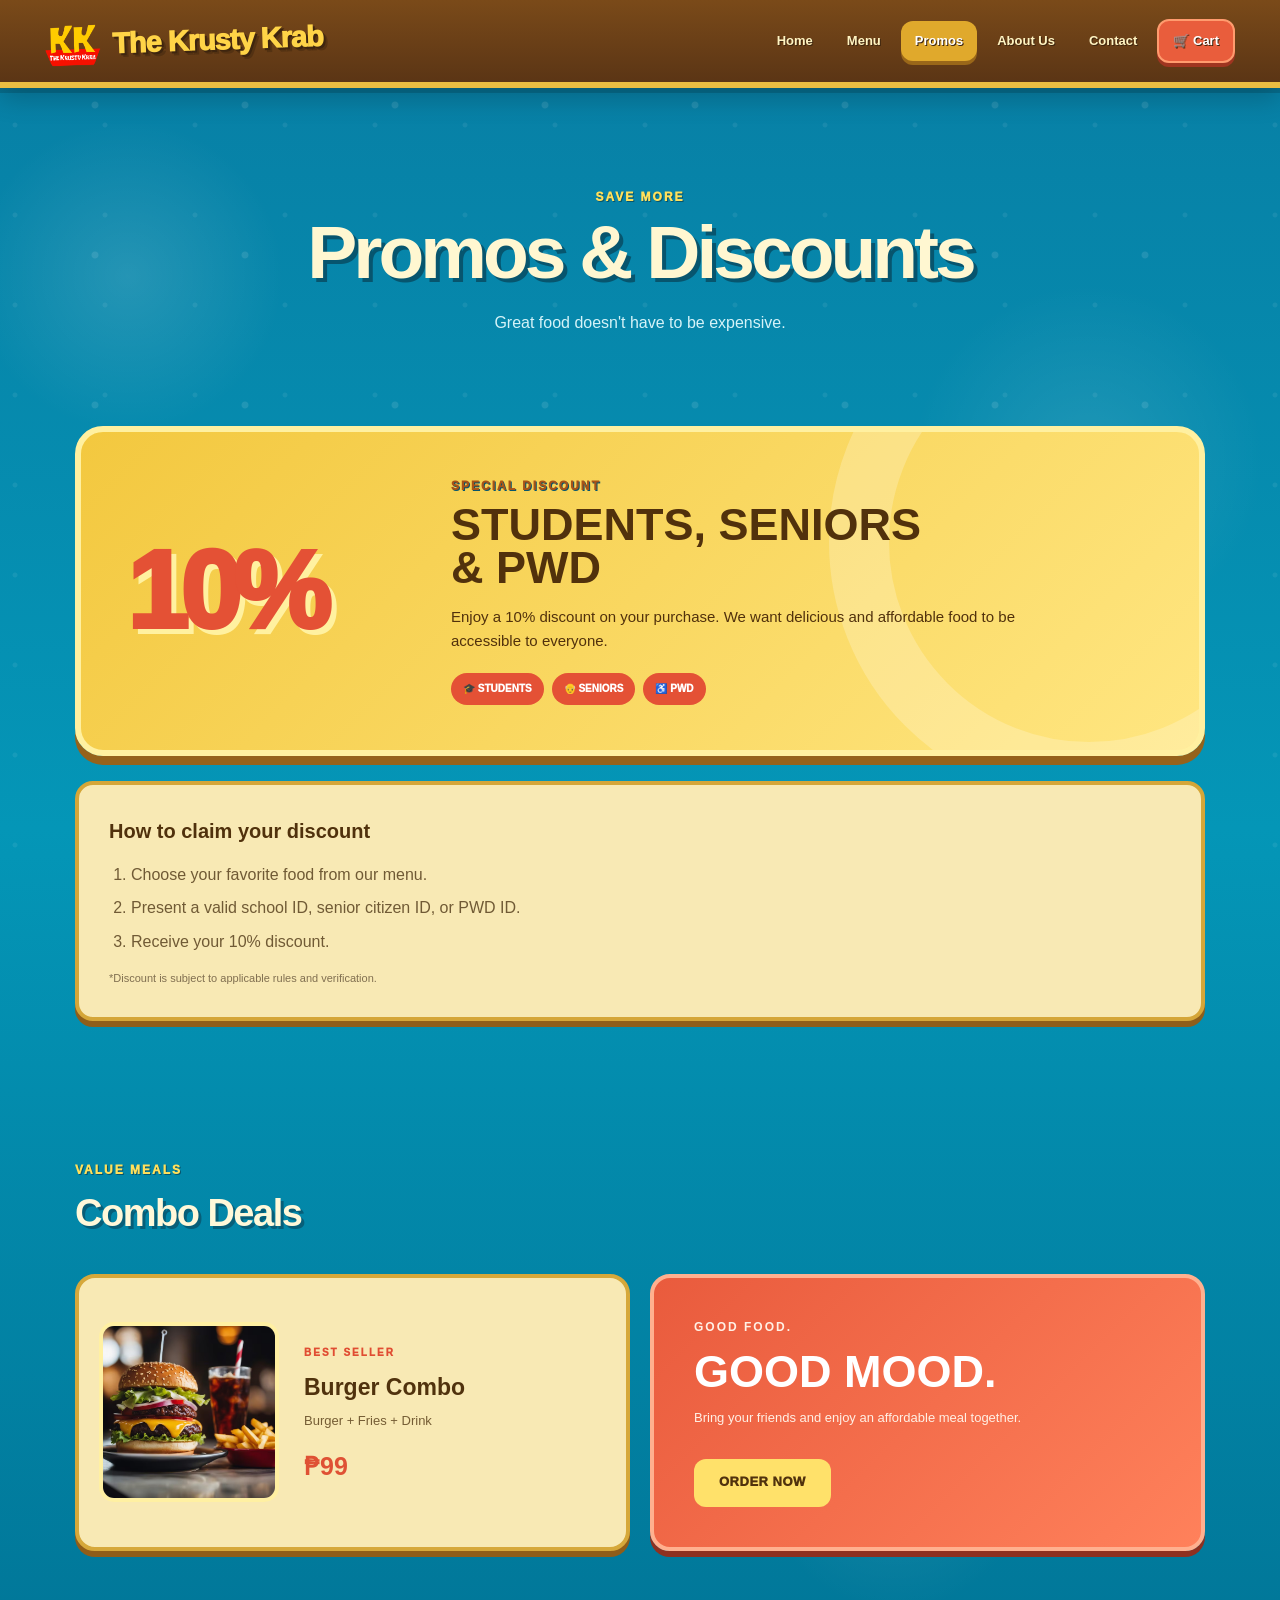
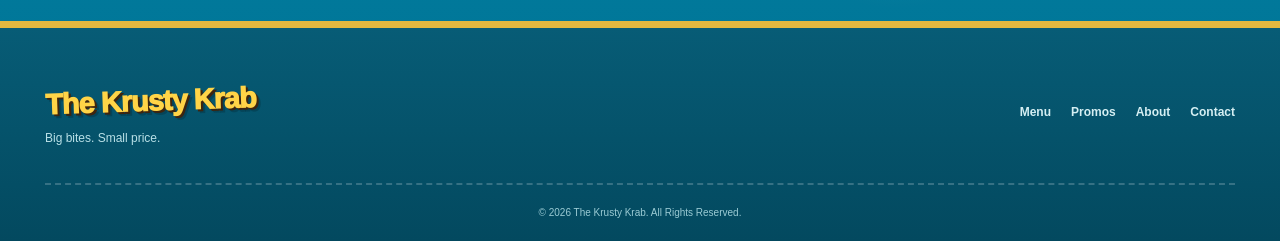
<file: promos.html>
<!DOCTYPE html>
<html lang="en">

<head>

    <meta charset="UTF-8">
    <meta name="viewport" content="width=device-width, initial-scale=1.0">

    <title>The Krusty Krab | Promos</title>

    <link rel="stylesheet" href="style.css">

</head>

<body>

<header>

    <div class="navbar">

        <a href="index.html" class="logo">
    <img src="images/kkk.png" alt="The Krusty Krab Logo">
    <span>The Krusty Krab</span>
            </a>

        <nav>
            <a href="index.html">Home</a>
            <a href="menu.html">Menu</a>
            <a href="promos.html" class="active">Promos</a>
            <a href="about.html">About Us</a>
            <a href="contact.html">Contact</a>
            <a href="cart.html" class="cart-link">🛒 Cart</a>
        </nav>

    </div>

</header>


<main>

    <section class="page-hero">

        <p class="orange-text">
            SAVE MORE
        </p>

        <h1>
            Promos & Discounts
        </h1>

        <p>
            Great food doesn't have to be expensive.
        </p>

    </section>


    <section class="promo-main">

        <div class="promo-card">

            <div class="promo-number">
                10%
            </div>

            <div class="promo-content">

                <p class="orange-text">
                    SPECIAL DISCOUNT
                </p>

                <h2>
                    STUDENTS,
                    SENIORS & PWD
                </h2>

                <p>
                    Enjoy a 10% discount on your purchase.
                    We want delicious and affordable food to be
                    accessible to everyone.
                </p>

                <div class="promo-tags">

                    <span>🎓 STUDENTS</span>

                    <span>👴 SENIORS</span>

                    <span>♿ PWD</span>

                </div>

            </div>

        </div>


        <div class="promo-note">

            <h3>How to claim your discount</h3>

            <ol>

                <li>
                    Choose your favorite food from our menu.
                </li>

                <li>
                    Present a valid school ID, senior citizen ID,
                    or PWD ID.
                </li>

                <li>
                    Receive your 10% discount.
                </li>

            </ol>

            <p class="note">
                *Discount is subject to applicable rules and verification.
            </p>

        </div>

    </section>


    <section class="section">

        <div class="section-heading">

            <div>

                <p class="orange-text">
                    VALUE MEALS
                </p>

                <h2>
                    Combo Deals
                </h2>

            </div>

        </div>


        <div class="combo-promo-grid">

            <div class="combo-box">

                <div class="combo-image">

                    <img src="images/burger combo.avif" alt="Burger Combo">

                </div>

                <div>

                    <span class="category">
                        BEST SELLER
                    </span>

                    <h3>
                        Burger Combo
                    </h3>

                    <p>
                        Burger + Fries + Drink
                    </p>

                    <strong>
                        ₱99
                    </strong>

                </div>

            </div>


            <div class="combo-box orange-box">

                <div>

                    <p class="white-small">
                        GOOD FOOD.
                    </p>

                    <h2>
                        GOOD MOOD.
                    </h2>

                    <p>
                        Bring your friends and enjoy
                        an affordable meal together.
                    </p>

                    <a href="menu.html" class="btn white-btn">
                        ORDER NOW
                    </a>

                </div>

            </div>

        </div>

    </section>

</main>


<footer>

    <div class="footer-content">

        <div>

            <a href="index.html" class="logo footer-logo">
                <span>The Krusty Krab</span>
            </a>

            <p>
                Big bites. Small price.
            </p>

        </div>

        <div class="footer-links">

            <a href="menu.html">Menu</a>
            <a href="promos.html">Promos</a>
            <a href="about.html">About</a>
            <a href="contact.html">Contact</a>

        </div>

    </div>

    <div class="copyright">
        © 2026 The Krusty Krab. All Rights Reserved.
    </div>

</footer>

</body>
</html>
</file>
<file: style.css>
/* =========================================================
   THE KRUSTY KRAB
   Underwater Cartoon • Bikini Bottom Inspired
   Ocean Blue • Sandy Yellow • Coral • Cream
========================================================= */


/* =========================================================
   RESET
========================================================= */

* {
    margin: 0;
    padding: 0;
    box-sizing: border-box;
}

html {
    scroll-behavior: smooth;
}

body {
    font-family: Arial, Helvetica, sans-serif;

    background:
        radial-gradient(circle at 10% 15%, rgba(255,255,255,0.12), transparent 8%),
        radial-gradient(circle at 85% 25%, rgba(255,255,255,0.10), transparent 10%),
        radial-gradient(circle at 70% 80%, rgba(255,255,255,0.08), transparent 8%),
        linear-gradient(
            180deg,
            #087ea4 0%,
            #0496b7 45%,
            #006f91 100%
        );

    color: #fff;

    line-height: 1.6;

    overflow-x: hidden;
}

body::before {
    content: "";

    position: fixed;

    inset: 0;

    pointer-events: none;

    background-image:
        radial-gradient(circle, rgba(255,255,255,0.18) 3px, transparent 4px),
        radial-gradient(circle, rgba(255,255,255,0.12) 2px, transparent 3px);

    background-size:
        150px 150px,
        90px 90px;

    background-position:
        20px 30px,
        60px 80px;

    opacity: 0.6;

    z-index: -1;
}

img {
    width: 100%;
    display: block;
}

a {
    text-decoration: none;
    color: inherit;
}

button,
input,
textarea {
    font-family: inherit;
}


/* =========================================================
   NAVIGATION
========================================================= */

header {
    position: sticky;

    top: 0;

    z-index: 1000;

    background:
        linear-gradient(
            180deg,
            #7a4a19,
            #5b3515
        );

    border-bottom: 6px solid #e9bd42;

    box-shadow:
        0 5px 0 rgba(0,0,0,0.15),
        0 10px 25px rgba(0,0,0,0.20);
}

.navbar {
    max-width: 1250px;

    margin: auto;

    min-height: 82px;

    padding: 0 30px;

    display: flex;

    align-items: center;

    justify-content: space-between;

    gap: 30px;
}


/* =========================================================
   KRUSTY KRAB LOGO
========================================================= */

.logo {
    display: flex;

    align-items: center;

    gap: 12px;

    font-size: 29px;

    font-weight: 1000;

    letter-spacing: -1px;

    white-space: nowrap;

    color: #fff7d1;

    text-decoration: none;

    text-shadow:
        2px 2px 0 #3e250f,
        4px 4px 0 rgba(0,0,0,0.18);

    transform: rotate(-2deg);
}


/* ================= LOGO IMAGE ================= */

.logo img {
    width: 55px;

    height: 55px;

    object-fit: contain;

    display: block;

    flex-shrink: 0;
}


/* ================= LOGO TEXT ================= */

.logo span {
    color: #ffd447;
}


/* =========================================================
   NAV LINKS
========================================================= */

nav {
    display: flex;

    align-items: center;

    gap: 6px;

    flex-wrap: wrap;
}

nav a {
    padding: 10px 14px;

    color: #fff4c2;

    font-size: 13px;

    font-weight: 900;

    border-radius: 12px;

    transition: 0.25s ease;

    text-shadow:
        1px 1px 0 #3d250f;
}

nav a:hover {
    color: #fff;

    background: #e0a92c;

    transform: translateY(-2px);

    box-shadow:
        0 4px 0 #9a6719;
}

nav a.active {
    color: #fff;

    background: #e0a92c;

    box-shadow:
        0 4px 0 #9a6719;
}

.cart-link {
    background: #e95d3c;

    color: #fff !important;

    border: 2px solid #ff9b6e;

    box-shadow:
        0 4px 0 #9f3520;
}

.cart-link:hover {
    background: #ff7651;
}


/* =========================================================
   HERO
========================================================= */

.hero {
    max-width: 1250px;

    min-height: 650px;

    margin: auto;

    padding: 70px 30px;

    display: grid;

    grid-template-columns: 1fr 1fr;

    align-items: center;

    gap: 50px;

    position: relative;
}

.hero::before,
.hero::after {
    content: "";

    position: absolute;

    border-radius: 50%;

    background: rgba(255,255,255,0.12);

    pointer-events: none;
}

.hero::before {
    width: 80px;
    height: 80px;

    left: 4%;
    top: 15%;
}

.hero::after {
    width: 45px;
    height: 45px;

    right: 8%;
    top: 10%;
}


/* =========================================================
   HERO CONTENT
========================================================= */

.hero-content {
    max-width: 650px;
}

.small-title {
    color: #ffe26b;

    font-size: 13px;

    font-weight: 1000;

    letter-spacing: 3px;

    margin-bottom: 15px;

    text-shadow:
        2px 2px 0 #00627d;
}

.hero h1 {
    font-size: clamp(50px, 7vw, 90px);

    line-height: 0.9;

    letter-spacing: -5px;

    font-weight: 1000;

    margin-bottom: 25px;

    color: #fff9dc;

    text-shadow:
        4px 4px 0 #15536b,
        7px 7px 0 rgba(0,0,0,0.15);
}

.hero h1 span {
    display: block;

    color: #ffe05b;

    text-shadow:
        4px 4px 0 #9b6417,
        7px 7px 0 rgba(0,0,0,0.15);
}

.hero-content > p:not(.small-title) {
    color: #e4faff;

    font-size: 17px;

    max-width: 550px;

    margin-bottom: 30px;

    text-shadow:
        1px 1px 0 #00617c;
}


/* =========================================================
   BUTTONS
========================================================= */

.hero-buttons {
    display: flex;

    gap: 12px;

    flex-wrap: wrap;
}

.btn {
    display: inline-flex;

    justify-content: center;

    align-items: center;

    min-height: 48px;

    padding: 0 25px;

    border-radius: 12px;

    font-weight: 1000;

    font-size: 13px;

    letter-spacing: 0.5px;

    transition: 0.25s ease;
}

.primary-btn {
    background: #ffd447;

    color: #57330f;

    border: 3px solid #fff0a1;

    box-shadow:
        0 5px 0 #a76e16;
}

.primary-btn:hover {
    background: #ffe77d;

    transform: translateY(-3px);

    box-shadow:
        0 8px 0 #a76e16;
}

.secondary-btn {
    border: 3px solid #f5df9a;

    color: #fff;

    background: #147f99;

    box-shadow:
        0 5px 0 #07536a;
}

.secondary-btn:hover {
    background: #1a9bb8;

    transform: translateY(-3px);
}


/* =========================================================
   HERO FOOD
========================================================= */

.hero-food {
    position: relative;

    min-height: 480px;

    display: flex;

    align-items: center;

    justify-content: center;
}

.food-circle {
    position: absolute;

    width: 390px;

    height: 390px;

    border-radius: 50%;

    background:
        radial-gradient(
            circle at 35% 30%,
            #ffe778,
            #e9b62f 55%,
            #a96c1d
        );

    border: 12px solid #fff0a8;

    box-shadow:
        0 12px 0 rgba(67,39,9,0.35),
        0 25px 50px rgba(0,0,0,0.22);
}

.hero-food img {
    position: relative;

    width: 480px;

    height: 400px;

    object-fit: cover;

    border-radius: 30px;

    transform: rotate(-3deg);

    box-shadow:
        0 20px 0 rgba(72,40,10,0.25),
        0 30px 60px rgba(0,0,0,0.25);

    border: 10px solid #f5df8d;
}


/* =========================================================
   FLOATING PRICE
========================================================= */

.floating-price {
    position: absolute;

    right: 0;

    bottom: 55px;

    width: 120px;

    height: 120px;

    border-radius: 50%;

    background: #e9583c;

    color: white;

    display: flex;

    flex-direction: column;

    justify-content: center;

    align-items: center;

    border: 7px solid #ffd65b;

    box-shadow:
        0 8px 0 #8d2e1f,
        0 15px 30px rgba(0,0,0,0.3);

    transform: rotate(7deg);
}

.floating-price small {
    font-size: 11px;

    font-weight: 1000;

    color: #ffe9cf;
}

.floating-price strong {
    font-size: 31px;

    color: #fff;
}


/* =========================================================
   DISCOUNT BANNER
========================================================= */

.discount-banner {
    max-width: 1190px;

    margin: 20px auto 80px;

    padding: 28px 35px;

    border-radius: 22px;

    background:
        linear-gradient(
            110deg,
            #f6ca3d,
            #ffe77c
        );

    color: #51320d;

    border: 5px solid #fff1a4;

    display: flex;

    justify-content: space-between;

    align-items: center;

    gap: 20px;

    box-shadow:
        0 8px 0 #9d681a,
        0 20px 40px rgba(0,0,0,0.18);
}

.discount-small {
    font-size: 11px;

    font-weight: 1000;

    letter-spacing: 2px;
}

.discount-banner h2 {
    font-size: 24px;

    line-height: 1.1;

    margin: 5px 0;
}

.discount-banner p {
    font-size: 14px;
}

.discount-badge {
    width: 100px;

    height: 100px;

    flex-shrink: 0;

    border-radius: 50%;

    background: #e8583c;

    color: #fff5c7;

    border: 5px solid #fff0a0;

    display: flex;

    flex-direction: column;

    align-items: center;

    justify-content: center;

    font-size: 28px;

    font-weight: 1000;

    line-height: 0.9;

    transform: rotate(7deg);

    box-shadow:
        0 5px 0 #8e3020;
}

.discount-badge span {
    font-size: 13px;

    color: white;

    letter-spacing: 2px;
}


/* =========================================================
   GENERAL SECTIONS
========================================================= */

.section {
    max-width: 1190px;

    margin: 0 auto;

    padding: 70px 30px;
}

.section-heading {
    display: flex;

    justify-content: space-between;

    align-items: end;

    margin-bottom: 30px;
}

.section-heading h2 {
    font-size: 38px;

    letter-spacing: -1.5px;

    margin-top: 3px;

    color: #fff8d9;

    text-shadow:
        3px 3px 0 #075e78;
}

.orange-text {
    color: #ffe05b;

    font-size: 12px;

    font-weight: 1000;

    letter-spacing: 2px;

    text-shadow:
        1px 1px 0 #07556e;
}

.view-link {
    color: #ffe05b;

    font-size: 13px;

    font-weight: 900;
}

.view-link:hover {
    color: white;

    text-decoration: underline;
}


/* =========================================================
   PRODUCT CARDS
========================================================= */

.product-grid {
    display: grid;

    grid-template-columns:
        repeat(3, 1fr);

    gap: 22px;
}

.product-card {
    background:
        linear-gradient(
            145deg,
            #f8e9b4,
            #fff7dc
        );

    color: #51330e;

    border: 5px solid #d9a938;

    border-radius: 22px;

    overflow: hidden;

    transition: 0.3s ease;

    box-shadow:
        0 7px 0 #8f5d18,
        0 15px 25px rgba(0,0,0,0.16);
}

.product-card:hover {
    transform: translateY(-8px) rotate(-1deg);

    border-color: #ffe05b;

    box-shadow:
        0 12px 0 #8f5d18,
        0 25px 35px rgba(0,0,0,0.20);
}

.product-image {
    height: 230px;

    position: relative;

    overflow: hidden;

    background:
        linear-gradient(
            135deg,
            #d9f5e7,
            #91d7c1
        );

    border-bottom: 4px solid #c18b29;
}

.product-image img {
    width: 100%;

    height: 100%;

    object-fit: cover;

    transition: 0.5s ease;
}

.product-card:hover .product-image img {
    transform: scale(1.08) rotate(1deg);
}

.product-info {
    padding: 22px;
}

.category {
    color: #e04d32;

    font-size: 10px;

    font-weight: 1000;

    letter-spacing: 2px;
}

.product-info h3 {
    font-size: 22px;

    margin: 6px 0;

    color: #53320e;
}

.product-info p {
    color: #775e35;

    font-size: 13px;

    margin-bottom: 20px;
}

.product-bottom {
    display: flex;

    align-items: center;

    justify-content: space-between;

    gap: 10px;
}

.product-bottom strong {
    font-size: 24px;

    color: #d94e31;
}

.small-btn {
    background: #e95d3c;

    color: white;

    font-size: 10px;

    font-weight: 1000;

    padding: 10px 15px;

    border-radius: 9px;

    border: 2px solid #ff9c79;

    box-shadow:
        0 4px 0 #963421;

    transition: 0.25s ease;
}

.small-btn:hover {
    background: #ff7551;

    transform: translateY(-2px);
}


/* =========================================================
   WHY SECTION
========================================================= */

.why-section {
    max-width: 1190px;

    margin: 60px auto;

    padding: 60px 30px;

    display: grid;

    grid-template-columns: 1fr 1fr;

    gap: 50px;

    align-items: center;

    background:
        linear-gradient(
            135deg,
            #087a99,
            #05627e
        );

    border-top: 5px solid #e3b53c;

    border-bottom: 5px solid #e3b53c;

    box-shadow:
        0 10px 0 rgba(0,0,0,0.12);
}

.why-content h2 {
    font-size: 45px;

    line-height: 1;

    margin: 10px 0 20px;

    letter-spacing: -2px;

    color: #fff7d0;

    text-shadow:
        3px 3px 0 #044e66;
}

.why-content h2 span {
    color: #ffe05b;

    display: block;
}

.why-content > p:last-child {
    color: #d9f6fb;

    font-size: 15px;

    max-width: 550px;
}

.features {
    display: grid;

    grid-template-columns:
        repeat(3, 1fr);

    gap: 15px;
}

.feature {
    padding: 20px;

    border: 4px solid #f1cf68;

    border-radius: 18px;

    background: #f9e9ae;

    color: #50320d;

    box-shadow:
        0 6px 0 #93601b;
}

.feature-icon {
    font-size: 30px;

    margin-bottom: 12px;
}

.feature h3 {
    font-size: 16px;

    margin-bottom: 5px;
}

.feature p {
    color: #755d35;

    font-size: 12px;
}


/* =========================================================
   PAGE HERO
========================================================= */

.page-hero {
    max-width: 1190px;

    margin: auto;

    padding: 100px 30px 70px;

    text-align: center;
}

.page-hero h1 {
    font-size: clamp(45px, 7vw, 75px);

    letter-spacing: -4px;

    line-height: 1;

    margin: 8px 0 20px;

    color: #fff7d1;

    text-shadow:
        4px 4px 0 #07556e;
}

.page-hero > p:last-child {
    color: #d5f3f8;

    max-width: 600px;

    margin: auto;
}


/* =========================================================
   MENU
========================================================= */

.menu-categories {
    max-width: 900px;

    margin: 0 auto 40px;

    display: flex;

    justify-content: center;

    flex-wrap: wrap;

    gap: 10px;

    padding: 0 20px;
}

.menu-categories a {
    padding: 12px 20px;

    border: 3px solid #e1bb4c;

    background: #f9e9b4;

    border-radius: 50px;

    color: #59370f;

    font-size: 13px;

    font-weight: 900;

    transition: 0.25s;
}

.menu-categories a:hover {
    color: #fff;

    background: #e45a3b;

    border-color: #ff9877;

    transform: translateY(-3px);
}

.menu-section {
    max-width: 1190px;

    margin: auto;

    padding: 50px 30px;
}

.featured-card {
    border-color: #ffe05b;
}

.popular-label {
    position: absolute;

    top: 15px;

    left: 15px;

    padding: 8px 12px;

    background: #e8583c;

    color: #fff;

    font-size: 9px;

    font-weight: 1000;

    border-radius: 7px;

    border: 2px solid #ffb08e;

    box-shadow:
        0 4px 0 #8f3020;
}


/* =========================================================
   PROMOS
========================================================= */

.promo-main {
    max-width: 1190px;

    margin: auto;

    padding: 20px 30px 70px;
}

.promo-card {
    min-height: 330px;

    padding: 45px;

    display: grid;

    grid-template-columns: 280px 1fr;

    align-items: center;

    gap: 45px;

    background:
        linear-gradient(
            135deg,
            #f3c83f,
            #ffe681
        );

    color: #51310c;

    border: 6px solid #fff0a0;

    border-radius: 28px;

    overflow: hidden;

    position: relative;

    box-shadow:
        0 9px 0 #95621b;
}

.promo-card::after {
    content: "";

    position: absolute;

    width: 400px;

    height: 400px;

    border-radius: 50%;

    border: 60px solid rgba(255,255,255,0.22);

    right: -150px;

    top: -150px;
}

.promo-number {
    font-size: 110px;

    font-weight: 1000;

    letter-spacing: -8px;

    position: relative;

    z-index: 2;

    color: #e45135;

    text-shadow:
        5px 5px 0 #fff1a0;
}

.promo-content {
    position: relative;

    z-index: 2;
}

.promo-content .orange-text {
    color: #a85317;
}

.promo-content h2 {
    font-size: 45px;

    line-height: 0.95;

    max-width: 500px;

    margin: 8px 0 15px;
}

.promo-content > p:not(.orange-text) {
    max-width: 600px;

    font-size: 15px;
}

.promo-tags {
    display: flex;

    gap: 8px;

    flex-wrap: wrap;

    margin-top: 20px;
}

.promo-tags span {
    background: #e45135;

    color: white;

    padding: 8px 12px;

    border-radius: 20px;

    font-size: 10px;

    font-weight: 1000;
}

.promo-note {
    margin-top: 25px;

    padding: 30px;

    background: #f8e9b4;

    border: 4px solid #d5a638;

    border-radius: 18px;

    color: #50310c;

    box-shadow:
        0 6px 0 #8f5e1a;
}

.promo-note h3 {
    font-size: 20px;

    margin-bottom: 15px;
}

.promo-note ol {
    padding-left: 22px;

    color: #705a35;
}

.promo-note li {
    margin-bottom: 8px;
}

.note {
    color: #806f50;

    font-size: 11px;

    margin-top: 15px;
}

.combo-promo-grid {
    display: grid;

    grid-template-columns: 1fr 1fr;

    gap: 20px;
}

.combo-box {
    background: #f8e9b4;

    color: #50320d;

    border: 4px solid #d6a83a;

    border-radius: 20px;

    padding: 20px;

    display: flex;

    align-items: center;

    gap: 25px;

    box-shadow:
        0 6px 0 #8f5d19;
}

.combo-image {
    width: 180px;

    height: 180px;

    flex-shrink: 0;

    border-radius: 15px;

    overflow: hidden;

    border: 4px solid #fff0a2;
}

.combo-image img {
    height: 100%;

    object-fit: cover;
}

.combo-box h3 {
    font-size: 23px;

    margin: 5px 0;
}

.combo-box p {
    color: #755d35;

    font-size: 13px;

    margin-bottom: 15px;
}

.combo-box strong {
    font-size: 25px;

    color: #df5134;
}

.orange-box {
    background:
        linear-gradient(
            135deg,
            #e95b3d,
            #ff815b
        );

    color: white;

    border: 4px solid #ffb08f;

    padding: 40px;

    box-shadow:
        0 6px 0 #8e3020;
}

.orange-box h2 {
    font-size: 45px;

    line-height: 0.9;

    margin: 5px 0 15px;
}

.orange-box p {
    color: #fff0e5;

    max-width: 400px;
}

.white-small {
    font-size: 12px !important;

    font-weight: 900;

    letter-spacing: 2px;
}

.white-btn {
    margin-top: 15px;

    background: #ffe16a;

    color: #51320d;

    border: none;
}

.white-btn:hover {
    background: white;

    color: #51320d;
}


/* =========================================================
   ABOUT
========================================================= */

.about-section {
    max-width: 1190px;

    margin: auto;

    padding: 40px 30px 100px;

    display: grid;

    grid-template-columns: 1fr 1fr;

    gap: 70px;

    align-items: center;
}

.about-image {
    position: relative;
}

.about-image img {
    height: 480px;

    object-fit: cover;

    border-radius: 28px;

    border: 7px solid #e5bd49;

    box-shadow:
        0 8px 0 #8c5c18,
        0 20px 40px rgba(0,0,0,0.18);
}

.about-image-label {
    position: absolute;

    bottom: 20px;

    left: 20px;

    padding: 15px 20px;

    background: #e95d3c;

    color: white;

    border: 4px solid #ffb18d;

    border-radius: 12px;

    display: flex;

    flex-direction: column;

    box-shadow:
        0 5px 0 #8d3020;
}

.about-image-label strong {
    color: #ffe268;

    font-size: 18px;
}

.about-image-label span {
    font-size: 11px;

    letter-spacing: 2px;
}

.about-text h2 {
    font-size: 48px;

    line-height: 0.95;

    letter-spacing: -2px;

    margin: 10px 0 25px;

    color: #fff7d1;

    text-shadow:
        3px 3px 0 #07556e;
}

.about-text h2 span {
    color: #ffe05b;

    display: block;
}

.about-text p:not(.orange-text) {
    color: #d6f1f5;

    font-size: 15px;

    margin-bottom: 18px;
}

.values-section {
    max-width: 1190px;

    margin: auto;

    padding: 80px 30px;
}

.centered {
    justify-content: center;

    text-align: center;
}

.values-grid {
    display: grid;

    grid-template-columns:
        repeat(3, 1fr);

    gap: 20px;
}

.value-card {
    text-align: center;

    background: #f8e9b4;

    color: #50310c;

    border: 4px solid #d6a83b;

    border-radius: 20px;

    padding: 35px 25px;

    transition: 0.3s;

    box-shadow:
        0 6px 0 #8d5b18;
}

.value-card:hover {
    border-color: #ffe05b;

    transform: translateY(-5px);
}

.value-icon {
    font-size: 40px;

    margin-bottom: 15px;
}

.value-card h3 {
    font-size: 21px;

    margin-bottom: 8px;
}

.value-card p {
    color: #755e37;

    font-size: 13px;
}

.target-section {
    max-width: 1190px;

    margin: 30px auto 100px;

    padding: 60px 30px;

    display: grid;

    grid-template-columns: 1fr 1fr;

    gap: 60px;

    border-top: 5px solid #e3b53c;

    border-bottom: 5px solid #e3b53c;
}

.target-section h2 {
    font-size: 45px;

    line-height: 0.95;

    margin-top: 10px;

    color: #fff8d2;

    text-shadow:
        3px 3px 0 #07566f;
}

.target-section h2 span {
    display: block;

    color: #ffe05b;
}

.customer-list {
    display: flex;

    flex-direction: column;
}

.customer-list div {
    padding: 15px 0;

    border-bottom: 2px dashed rgba(255,255,255,0.25);

    font-size: 16px;

    font-weight: 700;
}

.customer-list span {
    display: inline-block;

    width: 45px;

    color: #ffe05b;

    font-size: 11px;
}


/* =========================================================
   CONTACT
========================================================= */

.contact-section {
    max-width: 1190px;

    margin: auto;

    padding: 30px 30px 80px;

    display: grid;

    grid-template-columns: 1fr 1fr;

    gap: 70px;
}

.contact-info h2 {
    font-size: 48px;

    line-height: 0.95;

    margin: 10px 0 20px;

    color: #fff8d1;

    text-shadow:
        3px 3px 0 #07556f;
}

.contact-info h2 span {
    color: #ffe05b;
}

.contact-info > p:not(.orange-text) {
    color: #d4f0f4;

    margin-bottom: 35px;
}

.contact-item {
    display: flex;

    align-items: center;

    gap: 15px;

    margin-bottom: 20px;
}

.contact-icon {
    width: 48px;

    height: 48px;

    display: flex;

    justify-content: center;

    align-items: center;

    border-radius: 12px;

    background: #f8e9b4;

    color: #51320d;

    border: 4px solid #d4a63b;

    font-size: 20px;

    box-shadow:
        0 4px 0 #8c5b18;
}

.contact-item small {
    display: block;

    color: #ffe05b;

    font-size: 9px;

    font-weight: 1000;

    letter-spacing: 1.5px;
}

.contact-item strong {
    display: block;

    font-size: 14px;
}

.contact-item span {
    display: block;

    color: #c8e9ee;

    font-size: 12px;
}

.contact-form-box {
    background: #f8e9b4;

    color: #50310c;

    border: 5px solid #d5a638;

    border-radius: 20px;

    padding: 35px;

    box-shadow:
        0 7px 0 #8f5d19;
}

.contact-form-box h2 {
    margin-bottom: 25px;

    font-size: 25px;
}

form label {
    display: block;

    color: #6c542f;

    font-size: 11px;

    font-weight: 900;

    margin-bottom: 6px;
}

form input,
form textarea {
    width: 100%;

    padding: 13px 15px;

    margin-bottom: 18px;

    background: #fffdf0;

    color: #4b300d;

    border: 2px solid #d5b65c;

    border-radius: 9px;

    outline: none;
}

form input:focus,
form textarea:focus {
    border-color: #e85b3b;

    box-shadow:
        0 0 0 3px rgba(232,91,59,0.15);
}

form textarea {
    height: 120px;

    resize: vertical;
}

.full-btn {
    width: 100%;

    border: none;

    cursor: pointer;
}

.social-section {
    text-align: center;

    padding: 70px 30px 100px;

    border-top: 5px solid #e0b83f;
}

.social-section h2 {
    font-size: 40px;

    margin: 8px 0 25px;

    color: #fff6ce;

    text-shadow:
        3px 3px 0 #07556e;
}

.social-links {
    display: flex;

    justify-content: center;

    flex-wrap: wrap;

    gap: 10px;
}

.social-links a {
    padding: 12px 22px;

    background: #f8e9b4;

    color: #50310c;

    border: 3px solid #d5a638;

    border-radius: 10px;

    font-size: 13px;

    font-weight: 800;

    transition: 0.25s;
}

.social-links a:hover {
    color: white;

    background: #e85b3b;

    border-color: #ff9a78;
}


/* =========================================================
   CART PAGE
========================================================= */

.cart-page {
    min-height: calc(100vh - 78px);

    padding-bottom: 80px;
}

.cart-header {
    max-width: 1190px;

    margin: auto;

    padding: 70px 30px 40px;

    text-align: center;
}

.cart-header h1 {
    font-size: clamp(42px, 6vw, 68px);

    line-height: 1;

    letter-spacing: -3px;

    margin: 8px 0 15px;

    color: #fff7d1;

    text-shadow:
        4px 4px 0 #07556f;
}

.cart-header p:last-child {
    color: #d3f0f5;

    font-size: 14px;
}


/* =========================================================
   CART LAYOUT
========================================================= */

.cart-layout {
    max-width: 1190px;

    margin: auto;

    padding: 20px 30px 80px;

    display: grid;

    grid-template-columns: minmax(0, 1fr) 370px;

    gap: 30px;

    align-items: start;
}

.cart-items {
    display: flex;

    flex-direction: column;

    gap: 15px;

    min-width: 0;
}


/* =========================================================
   CART ITEM
========================================================= */

.cart-item {
    min-height: 125px;

    padding: 16px;

    display: grid;

    grid-template-columns:
        90px
        minmax(150px, 1fr)
        auto
        auto
        auto;

    align-items: center;

    gap: 18px;

    background: #f8e9b4;

    color: #50310c;

    border: 5px solid #d4a638;

    border-radius: 18px;

    transition: 0.25s ease;

    box-shadow:
        0 6px 0 #8c5a17;
}

.cart-item:hover {
    border-color: #ffe05b;

    transform: translateY(-2px) rotate(-0.3deg);

    box-shadow:
        0 9px 0 #8c5a17;
}


/* =========================================================
   CART PRODUCT IMAGE
========================================================= */

.cart-item .product-image {
    width: 90px;

    height: 90px;

    overflow: hidden;

    border-radius: 12px;

    background: #d4eee5;

    border: 3px solid #fff0a0;
}

.cart-item .product-image img {
    width: 100%;

    height: 100%;

    object-fit: cover;

    transition: 0.3s ease;
}

.cart-item:hover .product-image img {
    transform: scale(1.05);
}


/* =========================================================
   CART PRODUCT INFORMATION
========================================================= */

.cart-item .product-info {
    min-width: 0;

    padding: 0;
}

.cart-item .product-info .category {
    display: block;

    color: #dc5134;

    font-size: 10px;

    font-weight: 1000;

    letter-spacing: 2px;

    margin-bottom: 5px;
}

.cart-item .product-info h3 {
    color: #50310c;

    font-size: 18px;

    margin: 0 0 4px;

    line-height: 1.2;
}

.cart-item .product-info .item-price {
    color: #80683f;

    font-size: 13px;

    margin: 0;
}


/* =========================================================
   QUANTITY
========================================================= */

.quantity-box {
    display: flex;

    align-items: center;

    justify-content: center;

    gap: 10px;

    white-space: nowrap;
}

.quantity-btn {
    width: 32px;

    height: 32px;

    display: flex;

    align-items: center;

    justify-content: center;

    padding: 0;

    border: 2px solid #c09129;

    border-radius: 8px;

    background: #fff4c9;

    color: #57340e;

    font-size: 18px;

    line-height: 1;

    cursor: pointer;

    transition: 0.2s ease;
}

.quantity-btn:hover {
    background: #e95d3c;

    border-color: #e95d3c;

    color: white;
}

.quantity-btn:active {
    transform: scale(0.90);
}

.quantity-box .quantity {
    min-width: 25px;

    text-align: center;

    color: #50310c;

    font-size: 14px;

    font-weight: 900;
}


/* =========================================================
   CART TOTAL
========================================================= */

.item-total {
    min-width: 85px;

    color: #dc5034;

    font-size: 19px;

    font-weight: 1000;

    text-align: right;

    white-space: nowrap;
}


/* =========================================================
   REMOVE
========================================================= */

.remove-btn {
    padding: 7px;

    border: none;

    background: transparent;

    color: #9a7651;

    font-size: 12px;

    cursor: pointer;

    transition: 0.2s ease;
}

.remove-btn:hover {
    color: #dc3f2b;
}


/* =========================================================
   ORDER SUMMARY
========================================================= */

.order-summary {
    height: fit-content;

    padding: 30px;

    background: #f8e9b4;

    color: #50310c;

    border: 5px solid #d5a638;

    border-radius: 20px;

    position: sticky;

    top: 100px;

    box-shadow:
        0 7px 0 #8e5c19;
}

.order-summary h2 {
    color: #50310c;

    font-size: 24px;

    margin-bottom: 25px;
}

.summary-row {
    display: flex;

    justify-content: space-between;

    align-items: center;

    padding: 16px 0;

    border-bottom: 2px dashed #d5bd79;

    color: #795e35;

    font-size: 13px;
}

.summary-row strong {
    color: #50310c;
}

.discount-row strong {
    color: #26954a !important;
}


/* =========================================================
   DISCOUNT NOTE
========================================================= */

.discount-note {
    margin: 20px 0;

    padding: 15px;

    background: #fff3bd;

    border: 2px solid #dfbd49;

    border-radius: 10px;

    color: #705a35;

    font-size: 12px;

    line-height: 1.5;
}

.discount-note strong {
    color: #d84e32;
}


/* =========================================================
   DISCOUNT CHECKBOX
========================================================= */

.discount-check {
    display: flex;

    align-items: center;

    gap: 10px;

    margin: 20px 0;

    padding: 14px;

    background: #fff3bd;

    border: 2px solid #dfbd49;

    border-radius: 10px;

    color: #614a27;

    font-size: 13px;

    font-weight: 700;

    cursor: pointer;

    transition: 0.25s ease;
}

.discount-check:hover {
    background: #ffeaa0;

    border-color: #e1af2f;
}

.discount-check input {
    width: 18px;

    height: 18px;

    margin: 0;

    accent-color: #e55a38;

    cursor: pointer;

    flex-shrink: 0;
}


/* =========================================================
   TOTAL
========================================================= */

.summary-total {
    display: flex;

    justify-content: space-between;

    align-items: center;

    margin: 25px 0;

    color: #50310c;

    font-size: 18px;
}

.summary-total strong {
    color: #dc5034;

    font-size: 29px;
}


/* =========================================================
   CHECKOUT
========================================================= */

.checkout-btn {
    width: 100%;

    min-height: 50px;

    padding: 0 20px;

    border: 3px solid #fff0a0;

    border-radius: 10px;

    background:
        linear-gradient(
            135deg,
            #e85a3b,
            #ff7957
        );

    color: white;

    font-size: 13px;

    font-weight: 1000;

    letter-spacing: 0.5px;

    cursor: pointer;

    transition: 0.3s ease;

    box-shadow:
        0 5px 0 #8e3020;
}

.checkout-btn:hover {
    background: #ff8665;

    transform: translateY(-3px);

    box-shadow:
        0 8px 0 #8e3020;
}

.checkout-btn:active {
    transform: translateY(0);
}


/* =========================================================
   CONTINUE SHOPPING
========================================================= */

.continue-shopping {
    display: block;

    text-align: center;

    margin-top: 20px;

    color: #8b6d43;

    font-size: 12px;

    transition: 0.2s ease;
}

.continue-shopping:hover {
    color: #db5134;
}


/* =========================================================
   RECEIPT OVERLAY
========================================================= */

.receipt-overlay {
    position: fixed;

    inset: 0;

    width: 100%;

    height: 100%;

    background:
        radial-gradient(
            circle,
            rgba(0,150,180,0.25),
            rgba(0,0,0,0.78)
        );

    display: none;

    align-items: center;

    justify-content: center;

    padding: 20px;

    z-index: 9999;

    backdrop-filter: blur(5px);
}

.receipt-overlay.show {
    display: flex;
}


/* =========================================================
   RECEIPT
========================================================= */

.receipt {
    position: relative;

    width: 420px;

    max-width: 100%;

    max-height: 90vh;

    overflow-y: auto;

    background:
        linear-gradient(
            180deg,
            #fffdf1,
            #f7e8b5
        );

    color: #49300e;

    padding: 35px 30px;

    border-radius: 12px;

    border: 5px solid #d3a437;

    box-shadow:
        0 10px 0 #8d5b18,
        0 25px 70px rgba(0,0,0,0.55);

    animation: receiptPop 0.25s ease;
}

@keyframes receiptPop {
    from {
        opacity: 0;

        transform:
            scale(0.85)
            translateY(20px)
            rotate(-2deg);
    }

    to {
        opacity: 1;

        transform:
            scale(1)
            translateY(0)
            rotate(0);
    }
}


/* =========================================================
   RECEIPT CLOSE
========================================================= */

.receipt-close {
    position: absolute;

    top: 12px;

    right: 15px;

    width: 32px;

    height: 32px;

    border: none;

    border-radius: 50%;

    background: #e85b3b;

    color: white;

    font-size: 22px;

    cursor: pointer;

    transition: 0.2s;

    box-shadow:
        0 3px 0 #8d3020;
}

.receipt-close:hover {
    background: #ff7d5d;

    transform: scale(1.08);
}


/* =========================================================
   RECEIPT HEADER
========================================================= */

.receipt-top {
    text-align: center;
}

.receipt-top h1 {
    margin: 0;

    font-size: 32px;

    font-weight: 1000;

    letter-spacing: -1px;

    color: #56330d;

    text-shadow:
        2px 2px 0 #e9c64d;
}

.receipt-top h1 span {
    color: #e45839;
}

.receipt-top p {
    margin-top: 5px;

    font-size: 12px;

    font-weight: 1000;

    letter-spacing: 3px;

    color: #8b7046;
}


/* =========================================================
   RECEIPT LINE
========================================================= */

.receipt-line {
    border-top: 2px dashed #bd9b4c;

    margin: 20px 0;
}


/* =========================================================
   RECEIPT PRODUCTS
========================================================= */

.receipt-product {
    display: flex;

    justify-content: space-between;

    align-items: flex-start;

    gap: 15px;

    margin: 12px 0;
}

.receipt-product-name {
    font-weight: 800;

    font-size: 15px;
}

.receipt-product-qty {
    color: #8b7046;

    font-size: 13px;

    margin-top: 3px;
}

.receipt-product-price {
    font-weight: 800;

    white-space: nowrap;

    color: #d85034;
}


/* =========================================================
   RECEIPT SUMMARY
========================================================= */

.receipt-row {
    display: flex;

    justify-content: space-between;

    margin: 12px 0;

    font-size: 14px;
}

.receipt-row.discount strong {
    color: #25984c;
}


/* =========================================================
   RECEIPT TOTAL
========================================================= */

.receipt-total {
    display: flex;

    justify-content: space-between;

    align-items: center;

    margin: 18px 0;

    padding-top: 15px;

    border-top: 3px solid #bd9b4c;
}

.receipt-total span {
    font-size: 18px;

    font-weight: 1000;
}

.receipt-total strong {
    font-size: 27px;

    font-weight: 1000;

    color: #dc5134;
}


/* =========================================================
   RECEIPT THANK YOU
========================================================= */

.receipt-thankyou {
    text-align: center;

    margin: 20px 0;
}

.receipt-thankyou h3 {
    margin-bottom: 5px;

    font-size: 18px;

    color: #57350e;
}

.receipt-thankyou p {
    font-size: 12px;

    color: #816b47;

    line-height: 1.5;
}


/* =========================================================
   RECEIPT DONE
========================================================= */

.receipt-done {
    width: 100%;

    border: 3px solid #fff0a0;

    background:
        linear-gradient(
            135deg,
            #e95b3d,
            #ff7b59
        );

    color: white;

    padding: 14px;

    border-radius: 9px;

    font-weight: 1000;

    font-size: 14px;

    cursor: pointer;

    transition: 0.2s;

    box-shadow:
        0 5px 0 #8d3020;
}

.receipt-done:hover {
    background: #ff8768;

    transform: translateY(-2px);
}


/* =========================================================
   FOOTER
========================================================= */

footer {
    background:
        linear-gradient(
            180deg,
            #075c76,
            #03495f
        );

    border-top: 7px solid #e2b83f;

    padding: 50px 30px 20px;
}

.footer-content {
    max-width: 1190px;

    margin: auto;

    display: flex;

    justify-content: space-between;

    gap: 30px;
}

.footer-logo {
    display: inline-block;

    margin-bottom: 5px;
}

.footer-content p {
    color: #b9e0e7;

    font-size: 12px;
}

.footer-links {
    display: flex;

    gap: 20px;

    align-items: center;
}

.footer-links a {
    color: #d5eff3;

    font-size: 12px;

    font-weight: 700;
}

.footer-links a:hover {
    color: #ffe05b;
}

.copyright {
    max-width: 1190px;

    margin: 35px auto 0;

    padding-top: 20px;

    border-top: 2px dashed rgba(255,255,255,0.20);

    color: #9bcbd4;

    font-size: 10px;

    text-align: center;
}


/* =========================================================
   RESPONSIVE
========================================================= */

@media (max-width: 900px) {

    .navbar {
        flex-direction: column;

        padding: 18px 20px;

        gap: 15px;
    }

    nav {
        width: 100%;

        justify-content: center;

        flex-wrap: wrap;
    }

    nav a {
        font-size: 11px;

        padding: 8px 9px;
    }


    /* HERO */

    .hero {
        grid-template-columns: 1fr;

        text-align: center;

        padding-top: 50px;
    }

    .hero-content {
        margin: auto;
    }

    .hero-buttons {
        justify-content: center;
    }

    .hero-food {
        min-height: 380px;
    }

    .hero-food img {
        width: 90%;

        max-width: 450px;

        height: 330px;
    }

    .food-circle {
        width: 300px;

        height: 300px;
    }

    .floating-price {
        right: 5%;
    }


    /* PRODUCTS */

    .product-grid {
        grid-template-columns:
            repeat(2, 1fr);
    }


    /* WHY */

    .why-section {
        grid-template-columns: 1fr;
    }


    /* PROMOS */

    .promo-card {
        grid-template-columns: 1fr;

        text-align: center;

        gap: 10px;
    }

    .promo-number {
        font-size: 80px;
    }

    .promo-tags {
        justify-content: center;
    }

    .combo-promo-grid {
        grid-template-columns: 1fr;
    }


    /* ABOUT */

    .about-section {
        grid-template-columns: 1fr;

        gap: 40px;
    }

    .target-section {
        grid-template-columns: 1fr;

        gap: 30px;
    }


    /* CONTACT */

    .contact-section {
        grid-template-columns: 1fr;

        gap: 40px;
    }


    /* CART */

    .cart-layout {
        grid-template-columns: 1fr;

        padding-left: 20px;

        padding-right: 20px;
    }

    .order-summary {
        position: static;

        width: 100%;
    }
}


@media (max-width: 600px) {

    .hero h1 {
        font-size: 52px;

        letter-spacing: -3px;
    }

    .page-hero h1 {
        font-size: 50px;
    }


    /* PRODUCTS */

    .product-grid {
        grid-template-columns: 1fr;
    }


    /* FEATURES */

    .features {
        grid-template-columns: 1fr;
    }

    .values-grid {
        grid-template-columns: 1fr;
    }


    /* DISCOUNT */

    .discount-banner {
        margin: 20px 15px 50px;

        padding: 25px;

        align-items: flex-start;
    }

    .discount-banner h2 {
        font-size: 18px;
    }

    .discount-badge {
        width: 75px;

        height: 75px;

        font-size: 22px;
    }


    /* SECTION */

    .section,
    .menu-section,
    .promo-main,
    .about-section,
    .values-section,
    .target-section,
    .contact-section {
        padding-left: 20px;

        padding-right: 20px;
    }


    /* SECTION HEADING */

    .section-heading {
        align-items: flex-start;

        gap: 15px;

        flex-direction: column;
    }

    .section-heading h2 {
        font-size: 32px;
    }


    /* LARGE HEADINGS */

    .why-content h2,
    .about-text h2,
    .contact-info h2 {
        font-size: 38px;
    }


    /* COMBO */

    .combo-box {
        flex-direction: column;

        align-items: flex-start;
    }

    .combo-image {
        width: 100%;

        height: 220px;
    }


    /* CART */

    .cart-header {
        padding: 55px 20px 30px;
    }

    .cart-header h1 {
        font-size: 48px;

        letter-spacing: -3px;
    }

    .cart-layout {
        display: block;

        padding:
            10px
            20px
            70px;
    }

    .cart-items {
        width: 100%;
    }

    .cart-item {
        grid-template-columns:
            65px
            1fr;

        gap: 12px;

        padding: 14px;
    }

    .cart-item .product-image {
        width: 65px;

        height: 65px;

        grid-column: 1;

        grid-row: 1;
    }

    .cart-item .product-info {
        grid-column: 2;

        grid-row: 1;
    }

    .quantity-box {
        grid-column: 2;

        grid-row: 2;

        justify-content: flex-start;
    }

    .quantity-btn {
        width: 30px;

        height: 30px;
    }

    .item-total {
        grid-column: 2;

        grid-row: 3;

        text-align: left;

        font-size: 17px;
    }

    .remove-btn {
        grid-column: 2;

        grid-row: 4;

        justify-self: start;

        text-align: left;
    }

    .order-summary {
        margin-top: 20px;

        padding: 23px;
    }

    .order-summary h2 {
        font-size: 21px;
    }

    .summary-total strong {
        font-size: 25px;
    }


    /* RECEIPT */

    .receipt-overlay {
        padding: 15px;
    }

    .receipt {
        width: 100%;

        max-height: 90vh;

        padding: 30px 20px;
    }

    .receipt-top h1 {
        font-size: 28px;
    }

    .receipt-total strong {
        font-size: 23px;
    }


    /* FOOTER */

    .footer-content {
        flex-direction: column;

        text-align: center;

        align-items: center;
    }

    .footer-links {
        flex-wrap: wrap;

        justify-content: center;
    }
}
</file>
